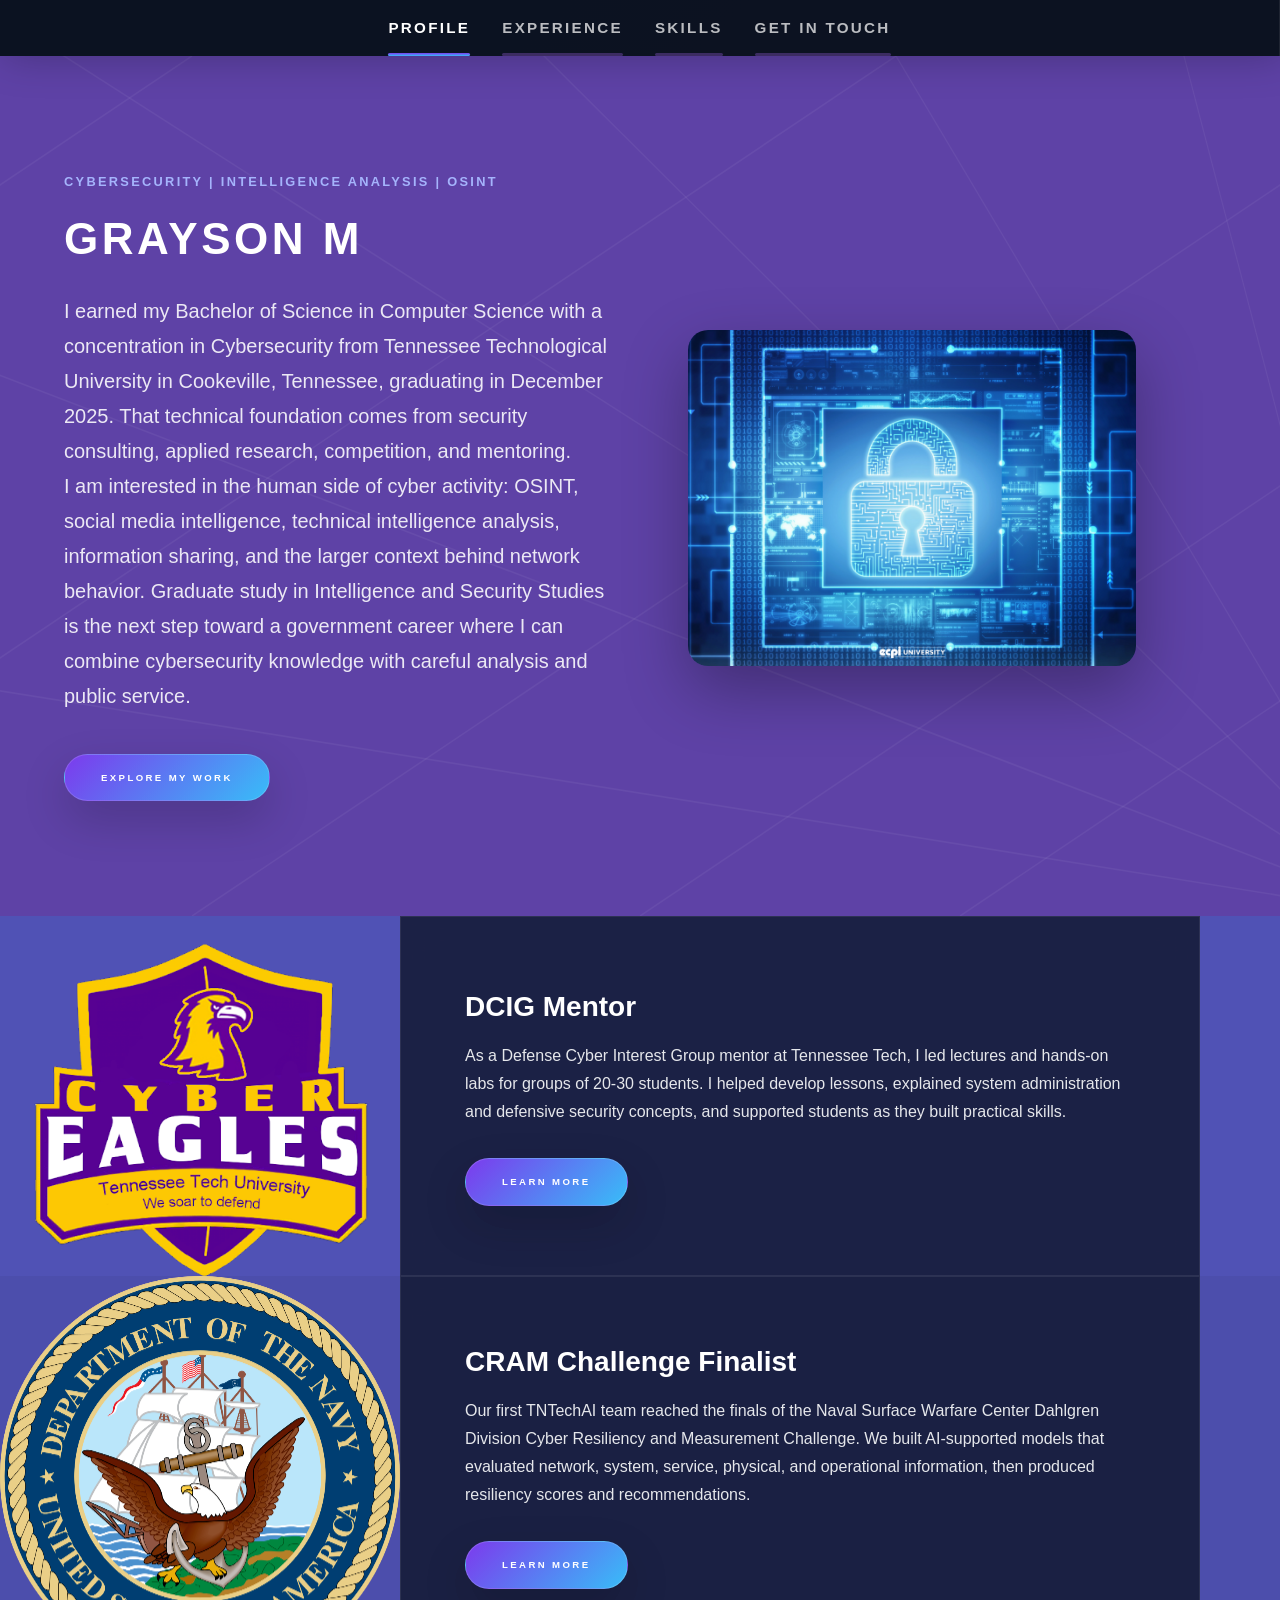
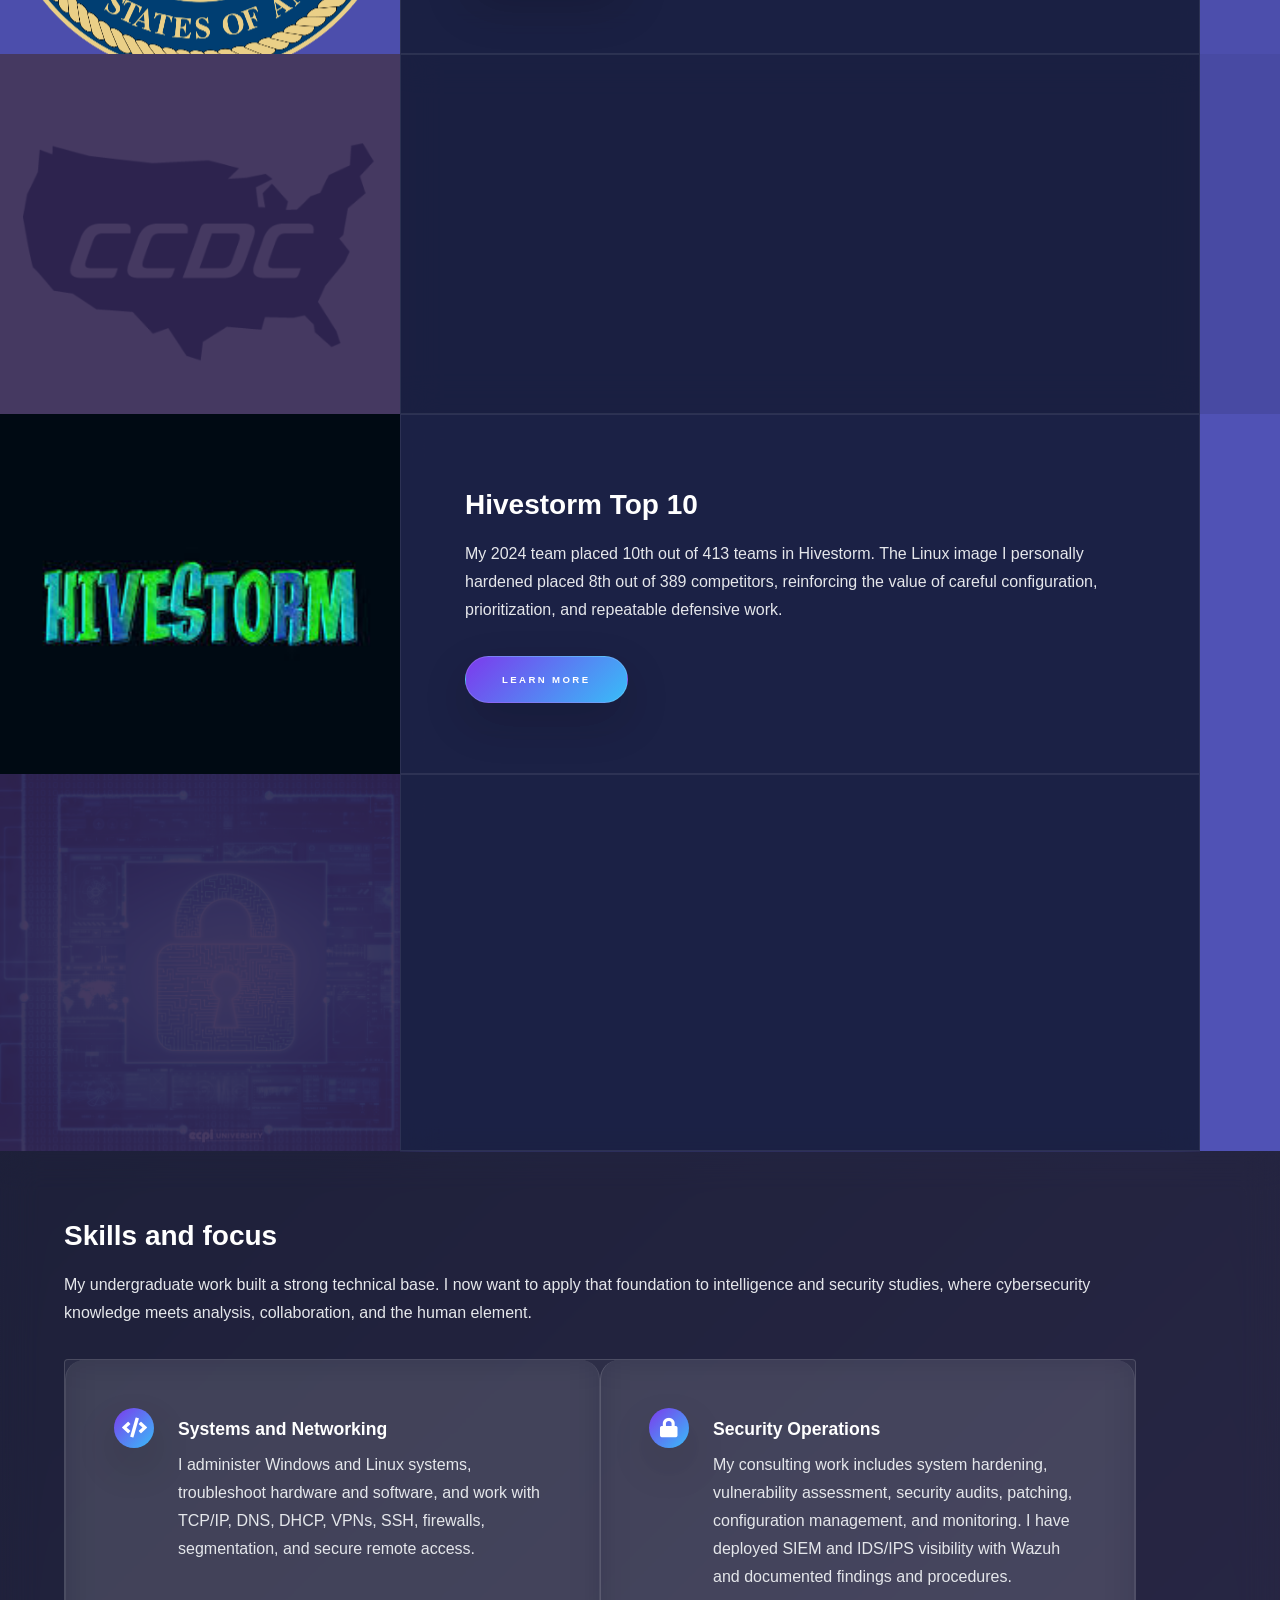
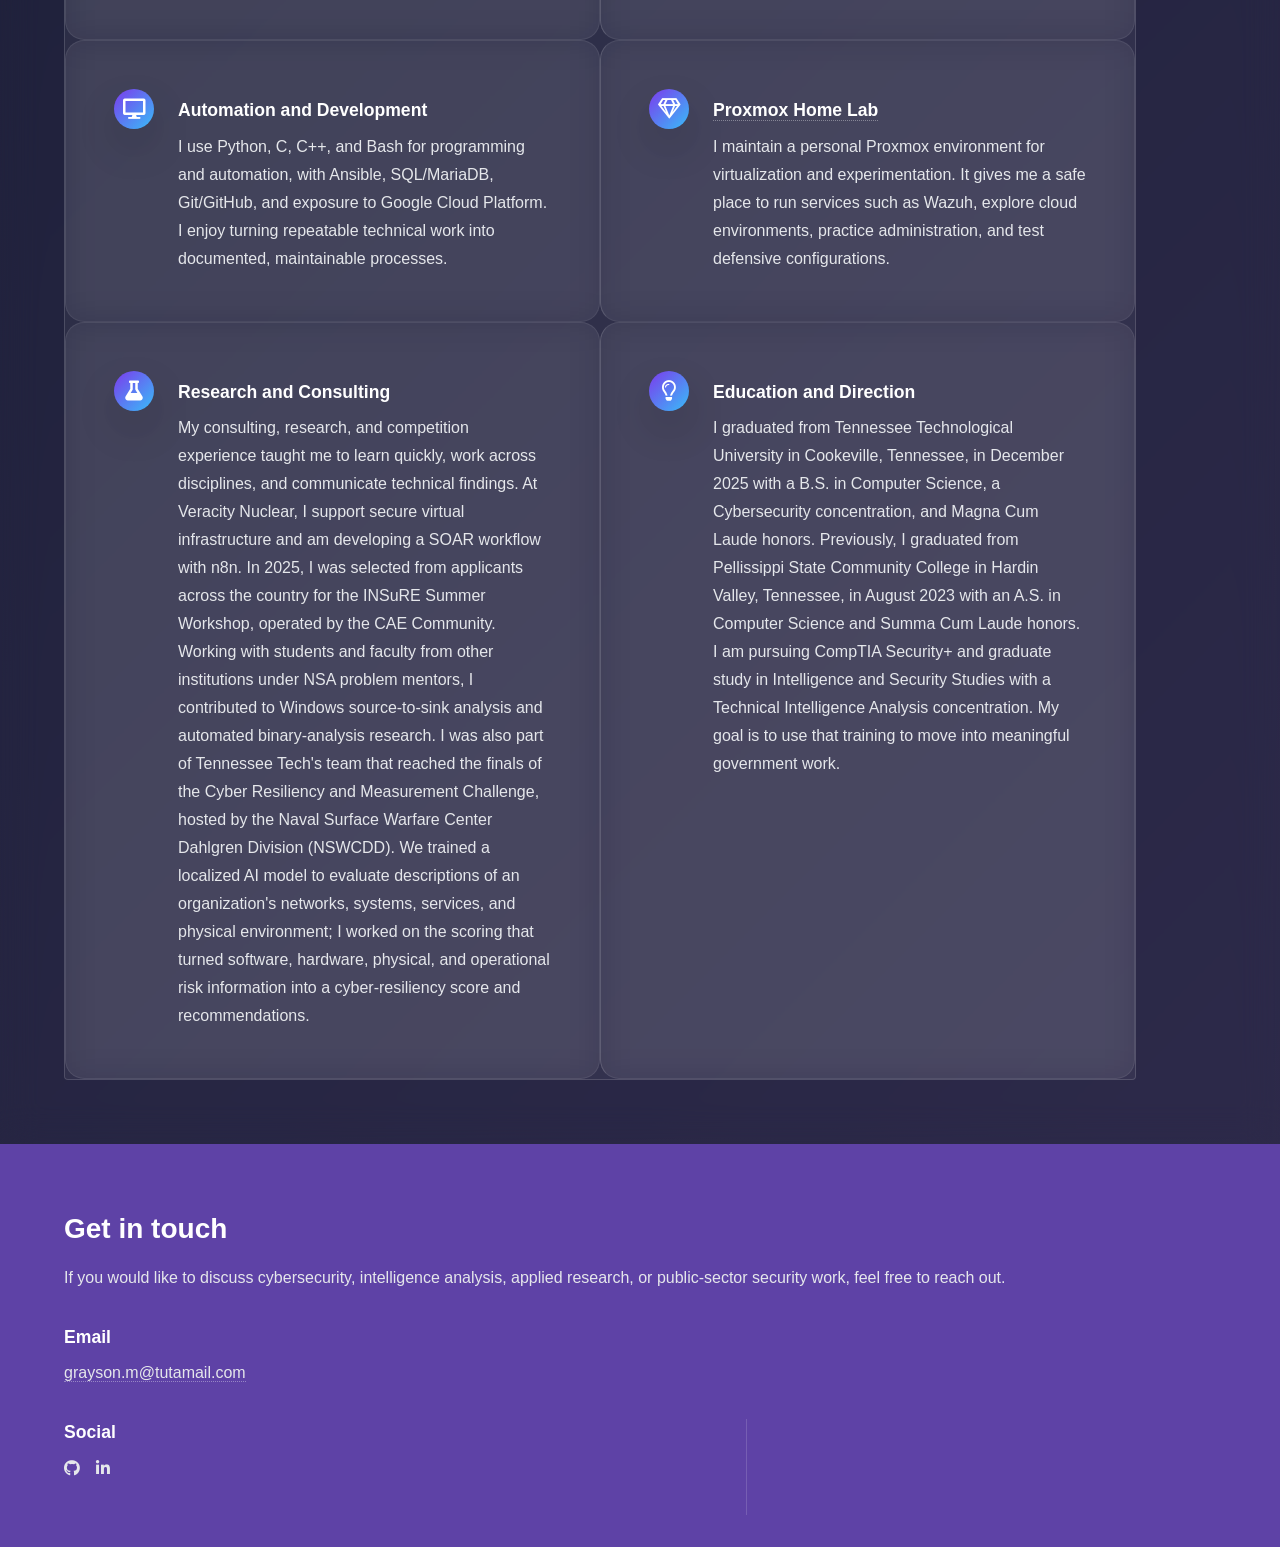
<file: index.html>
<!DOCTYPE HTML>
<!--
	Hyperspace by HTML5 UP
	html5up.net | @ajlkn
	Free for personal and commercial use under the CCA 3.0 license (html5up.net/license)
-->
<html>
	<head>
		<title>About Grayson M</title>
		<meta charset="utf-8" />
		<meta name="viewport" content="width=device-width, initial-scale=1, user-scalable=no" />
		<meta name="referrer" content="strict-origin-when-cross-origin" />
		<meta http-equiv="Content-Security-Policy" content="default-src 'self'; script-src 'self'; style-src 'self' 'unsafe-inline'; img-src 'self' data:; font-src 'self'; connect-src 'self'; object-src 'none'; base-uri 'self'; form-action 'self'" />
		<link rel="stylesheet" href="assets/css/main.css" />
		<noscript><link rel="stylesheet" href="assets/css/noscript.css" /></noscript>

	</head>
	<body class="is-preload">

		<!-- Sidebar -->
			<section id="sidebar">
				<div class="inner">
					<nav>
						<ul>
							<li><a href="#intro">Profile</a></li>
							<li><a href="#one">Experience</a></li>
							<li><a href="#two">Skills</a></li>
							<li><a href="#three">Get in touch</a></li>
						</ul>
					</nav>
				</div>
			</section>

		<!-- Wrapper -->
			<div id="wrapper">

				<!-- Intro -->
					<section id="intro" class="wrapper style1 fullscreen fade-up">
						<div class="inner">
							<div class="intro-grid">
								<div class="intro-copy">
									<p class="eyebrow">Cybersecurity | Intelligence Analysis | OSINT</p>
									<h1>Grayson M</h1>
									<p>I earned my Bachelor of Science in Computer Science with a concentration in Cybersecurity from Tennessee Technological University in Cookeville, Tennessee, graduating in December 2025. That technical foundation comes from security consulting, applied research, competition, and mentoring.</p>
									<p>I am interested in the human side of cyber activity: OSINT, social media intelligence, technical intelligence analysis, information sharing, and the larger context behind network behavior. Graduate study in Intelligence and Security Studies is the next step toward a government career where I can combine cybersecurity knowledge with careful analysis and public service.</p>
									<ul class="actions">
										<li><a href="#one" class="button scrolly">Explore my work</a></li>
									</ul>
								</div>
								<div class="intro-photo">
									<img src="images/drivencompsci.png" alt="Tennessee Technological University campus" />
								</div>
							</div>
						</div>
					</section>

				<!-- One -->
					<section id="one" class="wrapper style2 spotlights">
						<section>
							<a href="https://www.tntech.edu/engineering/programs/csc/cybereagles.php" class="image" target="_blank" rel="noopener noreferrer"><img src="images/cybereagles.png" alt="Tennessee Tech Cyber Eagles logo" data-position="center center" /></a>
							<div class="content">
								<div class="inner">
									<h2>DCIG Mentor</h2>
								<p>As a Defense Cyber Interest Group mentor at Tennessee Tech, I led lectures and hands-on labs for groups of 20-30 students. I helped develop lessons, explained system administration and defensive security concepts, and supported students as they built practical skills.
									</p>
									<ul class="actions">
										<li><a href="https://www.tntech.edu/engineering/programs/csc/cybereagles.php" target="_blank" rel="noopener noreferrer" class="button">Learn more</a></li>
									</ul>
								</div>
							</div>
						</section>
						<section>
							<a href="https://www.challenge.gov/?challenge=cyber-resiliency-and-measurement-challenge-cram" class="image" target="_blank" rel="noopener noreferrer"><img src="images/navsea.png" alt="Naval Surface Warfare Center Dahlgren Division logo" data-position="top center" /></a>
							<div class="content">
								<div class="inner">
									<h2>CRAM Challenge Finalist</h2>
								<p>Our first TNTechAI team reached the finals of the Naval Surface Warfare Center Dahlgren Division Cyber Resiliency and Measurement Challenge. We built AI-supported models that evaluated network, system, service, physical, and operational information, then produced resiliency scores and recommendations.
									</p>
									<ul class="actions">
										<li><a href="https://www.challenge.gov/?challenge=cyber-resiliency-and-measurement-challenge-cram" target="_blank" rel="noopener noreferrer" class="button">Learn more</a></li>
									</ul>
								</div>
							</div>
						</section>
						<section>
							<a href="https://www.nationalccdc.org/index.php/competition/about-ccdc/mission" class="image" target="_blank" rel="noopener noreferrer"><img src="images/media-2421327701.png" alt="Collegiate Cyber Defense Competition graphic" data-position="top center" /></a>
							<div class="content">
								<div class="inner">
									<h2>CCDC Alternate</h2>
								<p>I trained and competed as an alternate for Tennessee Tech's Collegiate Cyber Defense Competition team in 2024 and 2025. Preparation focused on defensive operations, incident response, and protecting systems that support critical services.
									</p>
									<ul class="actions">
										<li><a href="https://www.ccdc.io/" target="_blank" rel="noopener noreferrer" class="button">Learn more</a></li>
									</ul>
								</div>
							</div>
						</section>
						<section>
							<a href="https://www.hivestorm.org/" class="image" target="_blank" rel="noopener noreferrer"><img src="images/hivestorm.png" alt="Hivestorm competition logo" data-position="25% 25%" /></a>
							<div class="content">
								<div class="inner">
									<h2>Hivestorm Top 10</h2>
								<p>My 2024 team placed 10th out of 413 teams in Hivestorm. The Linux image I personally hardened placed 8th out of 389 competitors, reinforcing the value of careful configuration, prioritization, and repeatable defensive work.</p>
									<ul class="actions">
										<li><a href="https://www.hivestorm.org/" target="_blank" rel="noopener noreferrer" class="button">Learn more</a></li>
									</ul>
								</div>
							</div>
						</section>
						<section>
							<a href="https://www.tntech.edu/" class="image" target="_blank" rel="noopener noreferrer"><img src="images/drivencompsci.png" alt="Tennessee Technological University campus" data-position="25% 25%" /></a>
							<div class="content">
								<div class="inner">
									<h2>Education and Building</h2>
									<p>I earned an Associate of Science in Computer Science from Pellissippi State Community College in Hardin Valley, Tennessee, in August 2023 before completing my B.S. at Tennessee Tech. For the Bridging Hope capstone, I developed a full-stack calendar feature while coordinating with both my own team and a second team from another class.
									</p>
									<ul class="actions">
										<li><a href="#two" class="button scrolly">Learn more</a></li>
									</ul>
								</div>
							</div>
						</section>
					</section>

				<!-- Two -->
					<section id="two" class="wrapper style6 fade-up">
						<div class="inner">
						<h2>Skills and focus</h2>
						<p>My undergraduate work built a strong technical base. I now want to apply that foundation to intelligence and security studies, where cybersecurity knowledge meets analysis, collaboration, and the human element.</p>
							<div class="features">
								<section>
									<span class="icon solid major fa-code"></span>
									<h3>Systems and Networking</h3>
									<p>I administer Windows and Linux systems, troubleshoot hardware and software, and work with TCP/IP, DNS, DHCP, VPNs, SSH, firewalls, segmentation, and secure remote access.</p>
								</section>
								<section>
									<span class="icon solid major fa-lock"></span>
									<h3>Security Operations</h3>
									<p>My consulting work includes system hardening, vulnerability assessment, security audits, patching, configuration management, and monitoring. I have deployed SIEM and IDS/IPS visibility with Wazuh and documented findings and procedures.</p>
								</section>
								<section>
									<span class="icon solid major fa-desktop"></span>
									<h3>Automation and Development</h3>
									<p>I use Python, C, C++, and Bash for programming and automation, with Ansible, SQL/MariaDB, Git/GitHub, and exposure to Google Cloud Platform. I enjoy turning repeatable technical work into documented, maintainable processes.</p>
								</section>
							<!--	<section>
									<span class="icon solid major fa-cog"></span>
									<h3>Secure Settings</h3>
									<p>Phasellus convallis elit id ullam corper amet et pulvinar. Duis aliquam turpis mauris, sed ultricies erat dapibus.</p>
								</section>
								<section>
									<span class="icon solid major fa-link"></span>
									<h3>Urna quis bibendum</h3>
									<p>Phasellus convallis elit id ullam corper amet et pulvinar. Duis aliquam turpis mauris, sed ultricies erat dapibus.</p>
								</section> -->
								<section>
									<span class="icon major fa-gem"></span>
								<h3><a href="https://www.proxmox.com/en/" target="_blank" rel="noopener noreferrer">Proxmox Home Lab</a></h3>
								<p>I maintain a personal Proxmox environment for virtualization and experimentation. It gives me a safe place to run services such as Wazuh, explore cloud environments, practice administration, and test defensive configurations.</p>
								</section>
							<section>
								<span class="icon solid major fa-flask"></span>
								<h3>Research and Consulting</h3>
								<p>My consulting, research, and competition experience taught me to learn quickly, work across disciplines, and communicate technical findings. At Veracity Nuclear, I support secure virtual infrastructure and am developing a SOAR workflow with n8n. In 2025, I was selected from applicants across the country for the INSuRE Summer Workshop, operated by the CAE Community. Working with students and faculty from other institutions under NSA problem mentors, I contributed to Windows source-to-sink analysis and automated binary-analysis research. I was also part of Tennessee Tech's team that reached the finals of the Cyber Resiliency and Measurement Challenge, hosted by the Naval Surface Warfare Center Dahlgren Division (NSWCDD). We trained a localized AI model to evaluate descriptions of an organization's networks, systems, services, and physical environment; I worked on the scoring that turned software, hardware, physical, and operational risk information into a cyber-resiliency score and recommendations.</p>
								</section>
							<section>
								<span class="icon major fa-lightbulb"></span>
								<h3>Education and Direction</h3>
								<p>I graduated from Tennessee Technological University in Cookeville, Tennessee, in December 2025 with a B.S. in Computer Science, a Cybersecurity concentration, and Magna Cum Laude honors. Previously, I graduated from Pellissippi State Community College in Hardin Valley, Tennessee, in August 2023 with an A.S. in Computer Science and Summa Cum Laude honors. I am pursuing CompTIA Security+ and graduate study in Intelligence and Security Studies with a Technical Intelligence Analysis concentration. My goal is to use that training to move into meaningful government work.</p>
								</section>
							</div>
						</div>
					</section>

				<!-- Three -->
					<section id="three" class="wrapper style1 fade-up">
						<div class="inner">
							<h2>Get in touch</h2>
							<p>If you would like to discuss cybersecurity, intelligence analysis, applied research, or public-sector security work, feel free to reach out.</p>
							<ul class="contact">
								<li>
									<h3>Email</h3>
									<a href="mailto:grayson.m@tutamail.com">grayson.m@tutamail.com</a>
								</li>
							</ul>
							<div class="split style1">
								<section>
									<ul class="contact">
										<li>
											<h3>Social</h3>
											<ul class="icons">
											<!--	<li><a href="#" class="icon brands fa-twitter"><span class="label">Twitter</span></a></li> -->
														<li><a href="https://github.com/Graymos" class="icon brands fa-github" target="_blank" rel="noopener noreferrer"><span class="label">GitHub</span></a></li>
											<!--	<li><a href="#" class="icon brands fa-instagram"><span class="label">Instagram</span></a></li> -->
														<li><a href="https://www.linkedin.com/in/grayson-m-9a0a50275/" target="_blank" rel="noopener noreferrer" class="icon brands fa-linkedin-in"><span class="label">LinkedIn</span></a></li>

											</ul>
										</li>
									</ul>
								</section>
							</div>
						</div>
					</section>

			</div>

		<!-- Scripts -->
			<script src="assets/js/jquery.min.js"></script>
			<script src="assets/js/jquery.scrollex.min.js"></script>
			<script src="assets/js/jquery.scrolly.min.js"></script>
			<script src="assets/js/browser.min.js"></script>
			<script src="assets/js/breakpoints.min.js"></script>
			<script src="assets/js/util.js"></script>
			<script src="assets/js/main.js"></script>

	</body>
</html>
</file>
<file: assets/css/noscript.css>
/*
	Hyperspace by HTML5 UP
	html5up.net | @ajlkn
	Free for personal and commercial use under the CCA 3.0 license (html5up.net/license)
*/

/* Spotlights */

	.spotlights > section > .image:before {
		opacity: 0 !important;
	}

	.spotlights > section > .content > .inner {
		-moz-transform: none !important;
		-webkit-transform: none !important;
		-ms-transform: none !important;
		transform: none !important;
		opacity: 1 !important;
	}

/* Wrapper */

	.wrapper > .inner {
		opacity: 1 !important;
		-moz-transform: none !important;
		-webkit-transform: none !important;
		-ms-transform: none !important;
		transform: none !important;
	}

/* Sidebar */

	#sidebar > .inner {
		opacity: 1 !important;
	}

	#sidebar nav > ul > li {
		-moz-transform: none !important;
		-webkit-transform: none !important;
		-ms-transform: none !important;
		transform: none !important;
		opacity: 1 !important;
	}
</file>
<file: assets/css/main.css>
@import url(fontawesome-all.min.css);

/*
	Hyperspace by HTML5 UP
	html5up.net | @ajlkn
	Free for personal and commercial use under the CCA 3.0 license (html5up.net/license)
*/

html, body, div, span, applet, object,
iframe, h1, h2, h3, h4, h5, h6, p, blockquote,
pre, a, abbr, acronym, address, big, cite,
code, del, dfn, em, img, ins, kbd, q, s, samp,
small, strike, strong, sub, sup, tt, var, b,
u, i, center, dl, dt, dd, ol, ul, li, fieldset,
form, label, legend, table, caption, tbody,
tfoot, thead, tr, th, td, article, aside,
canvas, details, embed, figure, figcaption,
footer, header, hgroup, menu, nav, output, ruby,
section, summary, time, mark, audio, video {
	margin: 0;
	padding: 0;
	border: 0;
	font-size: 100%;
	font: inherit;
	vertical-align: baseline;}

article, aside, details, figcaption, figure,
footer, header, hgroup, menu, nav, section {
	display: block;}

body {
	line-height: 1;
}

ol, ul {
	list-style: none;
}

blockquote, q {
	quotes: none;
}

	blockquote:before, blockquote:after, q:before, q:after {
		content: '';
		content: none;
	}

table {
	border-collapse: collapse;
	border-spacing: 0;
}

body {
	-webkit-text-size-adjust: none;
}

mark {
	background-color: transparent;
	color: inherit;
}

input::-moz-focus-inner {
	border: 0;
	padding: 0;
}

input, select, textarea {
	-moz-appearance: none;
	-webkit-appearance: none;
	-ms-appearance: none;
	appearance: none;
}

/* Basic */

	@-ms-viewport {
		width: device-width;
	}

	body {
		-ms-overflow-style: scrollbar;
	}

	@media screen and (max-width: 480px) {

		html, body {
			min-width: 320px;
		}

	}

	html {
		box-sizing: border-box;
	}

	*, *:before, *:after {
		box-sizing: inherit;
	}

	body {
		background: #312450;
	}

		body.is-preload *, body.is-preload *:before, body.is-preload *:after {
			-moz-animation: none !important;
			-webkit-animation: none !important;
			-ms-animation: none !important;
			animation: none !important;
			-moz-transition: none !important;
			-webkit-transition: none !important;
			-ms-transition: none !important;
			transition: none !important;
		}

/* Type */

	body, input, select, textarea {
		color: rgba(255, 255, 255, 0.55);
		font-family: Arial, Helvetica, sans-serif;
		font-size: 16.5pt;
		font-weight: normal;
		line-height: 1.75;
	}

		@media screen and (max-width: 1680px) {

			body, input, select, textarea {
				font-size: 13pt;
			}

		}

		@media screen and (max-width: 1280px) {

			body, input, select, textarea {
				font-size: 12pt;
			}

		}

		@media screen and (max-width: 360px) {

			body, input, select, textarea {
				font-size: 11pt;
			}

		}

	a {
		-moz-transition: color 0.2s ease, border-bottom-color 0.2s ease;
		-webkit-transition: color 0.2s ease, border-bottom-color 0.2s ease;
		-ms-transition: color 0.2s ease, border-bottom-color 0.2s ease;
		transition: color 0.2s ease, border-bottom-color 0.2s ease;
		border-bottom: dotted 1px rgba(255, 255, 255, 0.35);
		color: inherit;
		text-decoration: none;
	}

		a:hover {
			border-bottom-color: transparent;
			color: #ffffff;
		}

	strong, b {
		color: #ffffff;
		font-weight: bold;
	}

	em, i {
		font-style: italic;
	}

	p {
		margin: 0 0 2em 0;
	}

	h1, h2, h3, h4, h5, h6 {
		color: #ffffff;
		font-weight: bold;
		line-height: 1.5;
		margin: 0 0 0.5em 0;
	}

		h1 a, h2 a, h3 a, h4 a, h5 a, h6 a {
			color: inherit;
			text-decoration: none;
		}

	h1 {
		font-size: 2.75em;
	}

		h1.major {
			margin: 0 0 1.3em 0;
			position: relative;
			padding-bottom: 0.35em;
		}

			h1.major:after {
				background-image: -moz-linear-gradient(to right, #5e42a6, #b74e91);
				background-image: -webkit-linear-gradient(to right, #5e42a6, #b74e91);
				background-image: -ms-linear-gradient(to right, #5e42a6, #b74e91);
				background-image: linear-gradient(to right, #5e42a6, #b74e91);
				-moz-transition: max-width 0.2s ease;
				-webkit-transition: max-width 0.2s ease;
				-ms-transition: max-width 0.2s ease;
				transition: max-width 0.2s ease;
				border-radius: 0.2em;
				bottom: 0;
				content: '';
				height: 0.05em;
				position: absolute;
				right: 0;
				width: 100%;
			}

	h2 {
		font-size: 1.75em;
	}

	h3 {
		font-size: 1.1em;
	}

	h4 {
		font-size: 1em;
	}

	h5 {
		font-size: 0.8em;
	}

	h6 {
		font-size: 0.6em;
	}

	@media screen and (max-width: 736px) {

		h1 {
			font-size: 2em;
		}

		h2 {
			font-size: 1.25em;
		}

		h3 {
			font-size: 1em;
		}

		h4 {
			font-size: 0.8em;
		}

		h5 {
			font-size: 0.6em;
		}

		h6 {
			font-size: 0.6em;
		}

	}

	sub {
		font-size: 0.8em;
		position: relative;
		top: 0.5em;
	}

	sup {
		font-size: 0.8em;
		position: relative;
		top: -0.5em;
	}

	blockquote {
		border-left: solid 4px rgba(255, 255, 255, 0.15);
		font-style: italic;
		margin: 0 0 2em 0;
		padding: 0.5em 0 0.5em 2em;
	}

	code {
		background: rgba(255, 255, 255, 0.05);
		border-radius: 0.25em;
		border: solid 1px rgba(255, 255, 255, 0.15);
		font-family: "Courier New", monospace;
		font-size: 0.9em;
		margin: 0 0.25em;
		padding: 0.25em 0.65em;
	}

	pre {
		-webkit-overflow-scrolling: touch;
		font-family: "Courier New", monospace;
		font-size: 0.9em;
		margin: 0 0 2em 0;
	}

		pre code {
			display: block;
			line-height: 1.75em;
			padding: 1em 1.5em;
			overflow-x: auto;
		}

	hr {
		border: 0;
		border-bottom: solid 1px rgba(255, 255, 255, 0.15);
		margin: 2em 0;
	}

		hr.major {
			margin: 3em 0;
		}

	.align-left {
		text-align: left;
	}

	.align-center {
		text-align: center;
	}

	.align-right {
		text-align: right;
	}

/* Row */

	.row {
		display: flex;
		flex-wrap: wrap;
		box-sizing: border-box;
		align-items: stretch;
	}

		.row > * {
			box-sizing: border-box;
		}

		.row.gtr-uniform > * > :last-child {
			margin-bottom: 0;
		}

		.row.aln-left {
			justify-content: flex-start;
		}

		.row.aln-center {
			justify-content: center;
		}

		.row.aln-right {
			justify-content: flex-end;
		}

		.row.aln-top {
			align-items: flex-start;
		}

		.row.aln-middle {
			align-items: center;
		}

		.row.aln-bottom {
			align-items: flex-end;
		}

		.row > .imp {
			order: -1;
		}

		.row > .col-1 {
			width: 8.33333%;
		}

		.row > .off-1 {
			margin-left: 8.33333%;
		}

		.row > .col-2 {
			width: 16.66667%;
		}

		.row > .off-2 {
			margin-left: 16.66667%;
		}

		.row > .col-3 {
			width: 25%;
		}

		.row > .off-3 {
			margin-left: 25%;
		}

		.row > .col-4 {
			width: 33.33333%;
		}

		.row > .off-4 {
			margin-left: 33.33333%;
		}

		.row > .col-5 {
			width: 41.66667%;
		}

		.row > .off-5 {
			margin-left: 41.66667%;
		}

		.row > .col-6 {
			width: 50%;
		}

		.row > .off-6 {
			margin-left: 50%;
		}

		.row > .col-7 {
			width: 58.33333%;
		}

		.row > .off-7 {
			margin-left: 58.33333%;
		}

		.row > .col-8 {
			width: 66.66667%;
		}

		.row > .off-8 {
			margin-left: 66.66667%;
		}

		.row > .col-9 {
			width: 75%;
		}

		.row > .off-9 {
			margin-left: 75%;
		}

		.row > .col-10 {
			width: 83.33333%;
		}

		.row > .off-10 {
			margin-left: 83.33333%;
		}

		.row > .col-11 {
			width: 91.66667%;
		}

		.row > .off-11 {
			margin-left: 91.66667%;
		}

		.row > .col-12 {
			width: 100%;
		}

		.row > .off-12 {
			margin-left: 100%;
		}

		.row.gtr-0 {
			margin-top: 0;
			margin-left: 0em;
		}

			.row.gtr-0 > * {
				padding: 0 0 0 0em;
			}

			.row.gtr-0.gtr-uniform {
				margin-top: 0em;
			}

				.row.gtr-0.gtr-uniform > * {
					padding-top: 0em;
				}

		.row.gtr-25 {
			margin-top: 0;
			margin-left: -0.375em;
		}

			.row.gtr-25 > * {
				padding: 0 0 0 0.375em;
			}

			.row.gtr-25.gtr-uniform {
				margin-top: -0.375em;
			}

				.row.gtr-25.gtr-uniform > * {
					padding-top: 0.375em;
				}

		.row.gtr-50 {
			margin-top: 0;
			margin-left: -0.75em;
		}

			.row.gtr-50 > * {
				padding: 0 0 0 0.75em;
			}

			.row.gtr-50.gtr-uniform {
				margin-top: -0.75em;
			}

				.row.gtr-50.gtr-uniform > * {
					padding-top: 0.75em;
				}

		.row {
			margin-top: 0;
			margin-left: -1.5em;
		}

			.row > * {
				padding: 0 0 0 1.5em;
			}

			.row.gtr-uniform {
				margin-top: -1.5em;
			}

				.row.gtr-uniform > * {
					padding-top: 1.5em;
				}

		.row.gtr-150 {
			margin-top: 0;
			margin-left: -2.25em;
		}

			.row.gtr-150 > * {
				padding: 0 0 0 2.25em;
			}

			.row.gtr-150.gtr-uniform {
				margin-top: -2.25em;
			}

				.row.gtr-150.gtr-uniform > * {
					padding-top: 2.25em;
				}

		.row.gtr-200 {
			margin-top: 0;
			margin-left: -3em;
		}

			.row.gtr-200 > * {
				padding: 0 0 0 3em;
			}

			.row.gtr-200.gtr-uniform {
				margin-top: -3em;
			}

				.row.gtr-200.gtr-uniform > * {
					padding-top: 3em;
				}

		@media screen and (max-width: 1680px) {

			.row {
				display: flex;
				flex-wrap: wrap;
				box-sizing: border-box;
				align-items: stretch;
			}

				.row > * {
					box-sizing: border-box;
				}

				.row.gtr-uniform > * > :last-child {
					margin-bottom: 0;
				}

				.row.aln-left {
					justify-content: flex-start;
				}

				.row.aln-center {
					justify-content: center;
				}

				.row.aln-right {
					justify-content: flex-end;
				}

				.row.aln-top {
					align-items: flex-start;
				}

				.row.aln-middle {
					align-items: center;
				}

				.row.aln-bottom {
					align-items: flex-end;
				}

				.row > .imp-xlarge {
					order: -1;
				}

				.row > .col-1-xlarge {
					width: 8.33333%;
				}

				.row > .off-1-xlarge {
					margin-left: 8.33333%;
				}

				.row > .col-2-xlarge {
					width: 16.66667%;
				}

				.row > .off-2-xlarge {
					margin-left: 16.66667%;
				}

				.row > .col-3-xlarge {
					width: 25%;
				}

				.row > .off-3-xlarge {
					margin-left: 25%;
				}

				.row > .col-4-xlarge {
					width: 33.33333%;
				}

				.row > .off-4-xlarge {
					margin-left: 33.33333%;
				}

				.row > .col-5-xlarge {
					width: 41.66667%;
				}

				.row > .off-5-xlarge {
					margin-left: 41.66667%;
				}

				.row > .col-6-xlarge {
					width: 50%;
				}

				.row > .off-6-xlarge {
					margin-left: 50%;
				}

				.row > .col-7-xlarge {
					width: 58.33333%;
				}

				.row > .off-7-xlarge {
					margin-left: 58.33333%;
				}

				.row > .col-8-xlarge {
					width: 66.66667%;
				}

				.row > .off-8-xlarge {
					margin-left: 66.66667%;
				}

				.row > .col-9-xlarge {
					width: 75%;
				}

				.row > .off-9-xlarge {
					margin-left: 75%;
				}

				.row > .col-10-xlarge {
					width: 83.33333%;
				}

				.row > .off-10-xlarge {
					margin-left: 83.33333%;
				}

				.row > .col-11-xlarge {
					width: 91.66667%;
				}

				.row > .off-11-xlarge {
					margin-left: 91.66667%;
				}

				.row > .col-12-xlarge {
					width: 100%;
				}

				.row > .off-12-xlarge {
					margin-left: 100%;
				}

				.row.gtr-0 {
					margin-top: 0;
					margin-left: 0em;
				}

					.row.gtr-0 > * {
						padding: 0 0 0 0em;
					}

					.row.gtr-0.gtr-uniform {
						margin-top: 0em;
					}

						.row.gtr-0.gtr-uniform > * {
							padding-top: 0em;
						}

				.row.gtr-25 {
					margin-top: 0;
					margin-left: -0.375em;
				}

					.row.gtr-25 > * {
						padding: 0 0 0 0.375em;
					}

					.row.gtr-25.gtr-uniform {
						margin-top: -0.375em;
					}

						.row.gtr-25.gtr-uniform > * {
							padding-top: 0.375em;
						}

				.row.gtr-50 {
					margin-top: 0;
					margin-left: -0.75em;
				}

					.row.gtr-50 > * {
						padding: 0 0 0 0.75em;
					}

					.row.gtr-50.gtr-uniform {
						margin-top: -0.75em;
					}

						.row.gtr-50.gtr-uniform > * {
							padding-top: 0.75em;
						}

				.row {
					margin-top: 0;
					margin-left: -1.5em;
				}

					.row > * {
						padding: 0 0 0 1.5em;
					}

					.row.gtr-uniform {
						margin-top: -1.5em;
					}

						.row.gtr-uniform > * {
							padding-top: 1.5em;
						}

				.row.gtr-150 {
					margin-top: 0;
					margin-left: -2.25em;
				}

					.row.gtr-150 > * {
						padding: 0 0 0 2.25em;
					}

					.row.gtr-150.gtr-uniform {
						margin-top: -2.25em;
					}

						.row.gtr-150.gtr-uniform > * {
							padding-top: 2.25em;
						}

				.row.gtr-200 {
					margin-top: 0;
					margin-left: -3em;
				}

					.row.gtr-200 > * {
						padding: 0 0 0 3em;
					}

					.row.gtr-200.gtr-uniform {
						margin-top: -3em;
					}

						.row.gtr-200.gtr-uniform > * {
							padding-top: 3em;
						}

		}

		@media screen and (max-width: 1280px) {

			.row {
				display: flex;
				flex-wrap: wrap;
				box-sizing: border-box;
				align-items: stretch;
			}

				.row > * {
					box-sizing: border-box;
				}

				.row.gtr-uniform > * > :last-child {
					margin-bottom: 0;
				}

				.row.aln-left {
					justify-content: flex-start;
				}

				.row.aln-center {
					justify-content: center;
				}

				.row.aln-right {
					justify-content: flex-end;
				}

				.row.aln-top {
					align-items: flex-start;
				}

				.row.aln-middle {
					align-items: center;
				}

				.row.aln-bottom {
					align-items: flex-end;
				}

				.row > .imp-large {
					order: -1;
				}

				.row > .col-1-large {
					width: 8.33333%;
				}

				.row > .off-1-large {
					margin-left: 8.33333%;
				}

				.row > .col-2-large {
					width: 16.66667%;
				}

				.row > .off-2-large {
					margin-left: 16.66667%;
				}

				.row > .col-3-large {
					width: 25%;
				}

				.row > .off-3-large {
					margin-left: 25%;
				}

				.row > .col-4-large {
					width: 33.33333%;
				}

				.row > .off-4-large {
					margin-left: 33.33333%;
				}

				.row > .col-5-large {
					width: 41.66667%;
				}

				.row > .off-5-large {
					margin-left: 41.66667%;
				}

				.row > .col-6-large {
					width: 50%;
				}

				.row > .off-6-large {
					margin-left: 50%;
				}

				.row > .col-7-large {
					width: 58.33333%;
				}

				.row > .off-7-large {
					margin-left: 58.33333%;
				}

				.row > .col-8-large {
					width: 66.66667%;
				}

				.row > .off-8-large {
					margin-left: 66.66667%;
				}

				.row > .col-9-large {
					width: 75%;
				}

				.row > .off-9-large {
					margin-left: 75%;
				}

				.row > .col-10-large {
					width: 83.33333%;
				}

				.row > .off-10-large {
					margin-left: 83.33333%;
				}

				.row > .col-11-large {
					width: 91.66667%;
				}

				.row > .off-11-large {
					margin-left: 91.66667%;
				}

				.row > .col-12-large {
					width: 100%;
				}

				.row > .off-12-large {
					margin-left: 100%;
				}

				.row.gtr-0 {
					margin-top: 0;
					margin-left: 0em;
				}

					.row.gtr-0 > * {
						padding: 0 0 0 0em;
					}

					.row.gtr-0.gtr-uniform {
						margin-top: 0em;
					}

						.row.gtr-0.gtr-uniform > * {
							padding-top: 0em;
						}

				.row.gtr-25 {
					margin-top: 0;
					margin-left: -0.375em;
				}

					.row.gtr-25 > * {
						padding: 0 0 0 0.375em;
					}

					.row.gtr-25.gtr-uniform {
						margin-top: -0.375em;
					}

						.row.gtr-25.gtr-uniform > * {
							padding-top: 0.375em;
						}

				.row.gtr-50 {
					margin-top: 0;
					margin-left: -0.75em;
				}

					.row.gtr-50 > * {
						padding: 0 0 0 0.75em;
					}

					.row.gtr-50.gtr-uniform {
						margin-top: -0.75em;
					}

						.row.gtr-50.gtr-uniform > * {
							padding-top: 0.75em;
						}

				.row {
					margin-top: 0;
					margin-left: -1.5em;
				}

					.row > * {
						padding: 0 0 0 1.5em;
					}

					.row.gtr-uniform {
						margin-top: -1.5em;
					}

						.row.gtr-uniform > * {
							padding-top: 1.5em;
						}

				.row.gtr-150 {
					margin-top: 0;
					margin-left: -2.25em;
				}

					.row.gtr-150 > * {
						padding: 0 0 0 2.25em;
					}

					.row.gtr-150.gtr-uniform {
						margin-top: -2.25em;
					}

						.row.gtr-150.gtr-uniform > * {
							padding-top: 2.25em;
						}

				.row.gtr-200 {
					margin-top: 0;
					margin-left: -3em;
				}

					.row.gtr-200 > * {
						padding: 0 0 0 3em;
					}

					.row.gtr-200.gtr-uniform {
						margin-top: -3em;
					}

						.row.gtr-200.gtr-uniform > * {
							padding-top: 3em;
						}

		}

		@media screen and (max-width: 980px) {

			.row {
				display: flex;
				flex-wrap: wrap;
				box-sizing: border-box;
				align-items: stretch;
			}

				.row > * {
					box-sizing: border-box;
				}

				.row.gtr-uniform > * > :last-child {
					margin-bottom: 0;
				}

				.row.aln-left {
					justify-content: flex-start;
				}

				.row.aln-center {
					justify-content: center;
				}

				.row.aln-right {
					justify-content: flex-end;
				}

				.row.aln-top {
					align-items: flex-start;
				}

				.row.aln-middle {
					align-items: center;
				}

				.row.aln-bottom {
					align-items: flex-end;
				}

				.row > .imp-medium {
					order: -1;
				}

				.row > .col-1-medium {
					width: 8.33333%;
				}

				.row > .off-1-medium {
					margin-left: 8.33333%;
				}

				.row > .col-2-medium {
					width: 16.66667%;
				}

				.row > .off-2-medium {
					margin-left: 16.66667%;
				}

				.row > .col-3-medium {
					width: 25%;
				}

				.row > .off-3-medium {
					margin-left: 25%;
				}

				.row > .col-4-medium {
					width: 33.33333%;
				}

				.row > .off-4-medium {
					margin-left: 33.33333%;
				}

				.row > .col-5-medium {
					width: 41.66667%;
				}

				.row > .off-5-medium {
					margin-left: 41.66667%;
				}

				.row > .col-6-medium {
					width: 50%;
				}

				.row > .off-6-medium {
					margin-left: 50%;
				}

				.row > .col-7-medium {
					width: 58.33333%;
				}

				.row > .off-7-medium {
					margin-left: 58.33333%;
				}

				.row > .col-8-medium {
					width: 66.66667%;
				}

				.row > .off-8-medium {
					margin-left: 66.66667%;
				}

				.row > .col-9-medium {
					width: 75%;
				}

				.row > .off-9-medium {
					margin-left: 75%;
				}

				.row > .col-10-medium {
					width: 83.33333%;
				}

				.row > .off-10-medium {
					margin-left: 83.33333%;
				}

				.row > .col-11-medium {
					width: 91.66667%;
				}

				.row > .off-11-medium {
					margin-left: 91.66667%;
				}

				.row > .col-12-medium {
					width: 100%;
				}

				.row > .off-12-medium {
					margin-left: 100%;
				}

				.row.gtr-0 {
					margin-top: 0;
					margin-left: 0em;
				}

					.row.gtr-0 > * {
						padding: 0 0 0 0em;
					}

					.row.gtr-0.gtr-uniform {
						margin-top: 0em;
					}

						.row.gtr-0.gtr-uniform > * {
							padding-top: 0em;
						}

				.row.gtr-25 {
					margin-top: 0;
					margin-left: -0.375em;
				}

					.row.gtr-25 > * {
						padding: 0 0 0 0.375em;
					}

					.row.gtr-25.gtr-uniform {
						margin-top: -0.375em;
					}

						.row.gtr-25.gtr-uniform > * {
							padding-top: 0.375em;
						}

				.row.gtr-50 {
					margin-top: 0;
					margin-left: -0.75em;
				}

					.row.gtr-50 > * {
						padding: 0 0 0 0.75em;
					}

					.row.gtr-50.gtr-uniform {
						margin-top: -0.75em;
					}

						.row.gtr-50.gtr-uniform > * {
							padding-top: 0.75em;
						}

				.row {
					margin-top: 0;
					margin-left: -1.5em;
				}

					.row > * {
						padding: 0 0 0 1.5em;
					}

					.row.gtr-uniform {
						margin-top: -1.5em;
					}

						.row.gtr-uniform > * {
							padding-top: 1.5em;
						}

				.row.gtr-150 {
					margin-top: 0;
					margin-left: -2.25em;
				}

					.row.gtr-150 > * {
						padding: 0 0 0 2.25em;
					}

					.row.gtr-150.gtr-uniform {
						margin-top: -2.25em;
					}

						.row.gtr-150.gtr-uniform > * {
							padding-top: 2.25em;
						}

				.row.gtr-200 {
					margin-top: 0;
					margin-left: -3em;
				}

					.row.gtr-200 > * {
						padding: 0 0 0 3em;
					}

					.row.gtr-200.gtr-uniform {
						margin-top: -3em;
					}

						.row.gtr-200.gtr-uniform > * {
							padding-top: 3em;
						}

		}

		@media screen and (max-width: 736px) {

			.row {
				display: flex;
				flex-wrap: wrap;
				box-sizing: border-box;
				align-items: stretch;
			}

				.row > * {
					box-sizing: border-box;
				}

				.row.gtr-uniform > * > :last-child {
					margin-bottom: 0;
				}

				.row.aln-left {
					justify-content: flex-start;
				}

				.row.aln-center {
					justify-content: center;
				}

				.row.aln-right {
					justify-content: flex-end;
				}

				.row.aln-top {
					align-items: flex-start;
				}

				.row.aln-middle {
					align-items: center;
				}

				.row.aln-bottom {
					align-items: flex-end;
				}

				.row > .imp-small {
					order: -1;
				}

				.row > .col-1-small {
					width: 8.33333%;
				}

				.row > .off-1-small {
					margin-left: 8.33333%;
				}

				.row > .col-2-small {
					width: 16.66667%;
				}

				.row > .off-2-small {
					margin-left: 16.66667%;
				}

				.row > .col-3-small {
					width: 25%;
				}

				.row > .off-3-small {
					margin-left: 25%;
				}

				.row > .col-4-small {
					width: 33.33333%;
				}

				.row > .off-4-small {
					margin-left: 33.33333%;
				}

				.row > .col-5-small {
					width: 41.66667%;
				}

				.row > .off-5-small {
					margin-left: 41.66667%;
				}

				.row > .col-6-small {
					width: 50%;
				}

				.row > .off-6-small {
					margin-left: 50%;
				}

				.row > .col-7-small {
					width: 58.33333%;
				}

				.row > .off-7-small {
					margin-left: 58.33333%;
				}

				.row > .col-8-small {
					width: 66.66667%;
				}

				.row > .off-8-small {
					margin-left: 66.66667%;
				}

				.row > .col-9-small {
					width: 75%;
				}

				.row > .off-9-small {
					margin-left: 75%;
				}

				.row > .col-10-small {
					width: 83.33333%;
				}

				.row > .off-10-small {
					margin-left: 83.33333%;
				}

				.row > .col-11-small {
					width: 91.66667%;
				}

				.row > .off-11-small {
					margin-left: 91.66667%;
				}

				.row > .col-12-small {
					width: 100%;
				}

				.row > .off-12-small {
					margin-left: 100%;
				}

				.row.gtr-0 {
					margin-top: 0;
					margin-left: 0em;
				}

					.row.gtr-0 > * {
						padding: 0 0 0 0em;
					}

					.row.gtr-0.gtr-uniform {
						margin-top: 0em;
					}

						.row.gtr-0.gtr-uniform > * {
							padding-top: 0em;
						}

				.row.gtr-25 {
					margin-top: 0;
					margin-left: -0.375em;
				}

					.row.gtr-25 > * {
						padding: 0 0 0 0.375em;
					}

					.row.gtr-25.gtr-uniform {
						margin-top: -0.375em;
					}

						.row.gtr-25.gtr-uniform > * {
							padding-top: 0.375em;
						}

				.row.gtr-50 {
					margin-top: 0;
					margin-left: -0.75em;
				}

					.row.gtr-50 > * {
						padding: 0 0 0 0.75em;
					}

					.row.gtr-50.gtr-uniform {
						margin-top: -0.75em;
					}

						.row.gtr-50.gtr-uniform > * {
							padding-top: 0.75em;
						}

				.row {
					margin-top: 0;
					margin-left: -1.5em;
				}

					.row > * {
						padding: 0 0 0 1.5em;
					}

					.row.gtr-uniform {
						margin-top: -1.5em;
					}

						.row.gtr-uniform > * {
							padding-top: 1.5em;
						}

				.row.gtr-150 {
					margin-top: 0;
					margin-left: -2.25em;
				}

					.row.gtr-150 > * {
						padding: 0 0 0 2.25em;
					}

					.row.gtr-150.gtr-uniform {
						margin-top: -2.25em;
					}

						.row.gtr-150.gtr-uniform > * {
							padding-top: 2.25em;
						}

				.row.gtr-200 {
					margin-top: 0;
					margin-left: -3em;
				}

					.row.gtr-200 > * {
						padding: 0 0 0 3em;
					}

					.row.gtr-200.gtr-uniform {
						margin-top: -3em;
					}

						.row.gtr-200.gtr-uniform > * {
							padding-top: 3em;
						}

		}

		@media screen and (max-width: 480px) {

			.row {
				display: flex;
				flex-wrap: wrap;
				box-sizing: border-box;
				align-items: stretch;
			}

				.row > * {
					box-sizing: border-box;
				}

				.row.gtr-uniform > * > :last-child {
					margin-bottom: 0;
				}

				.row.aln-left {
					justify-content: flex-start;
				}

				.row.aln-center {
					justify-content: center;
				}

				.row.aln-right {
					justify-content: flex-end;
				}

				.row.aln-top {
					align-items: flex-start;
				}

				.row.aln-middle {
					align-items: center;
				}

				.row.aln-bottom {
					align-items: flex-end;
				}

				.row > .imp-xsmall {
					order: -1;
				}

				.row > .col-1-xsmall {
					width: 8.33333%;
				}

				.row > .off-1-xsmall {
					margin-left: 8.33333%;
				}

				.row > .col-2-xsmall {
					width: 16.66667%;
				}

				.row > .off-2-xsmall {
					margin-left: 16.66667%;
				}

				.row > .col-3-xsmall {
					width: 25%;
				}

				.row > .off-3-xsmall {
					margin-left: 25%;
				}

				.row > .col-4-xsmall {
					width: 33.33333%;
				}

				.row > .off-4-xsmall {
					margin-left: 33.33333%;
				}

				.row > .col-5-xsmall {
					width: 41.66667%;
				}

				.row > .off-5-xsmall {
					margin-left: 41.66667%;
				}

				.row > .col-6-xsmall {
					width: 50%;
				}

				.row > .off-6-xsmall {
					margin-left: 50%;
				}

				.row > .col-7-xsmall {
					width: 58.33333%;
				}

				.row > .off-7-xsmall {
					margin-left: 58.33333%;
				}

				.row > .col-8-xsmall {
					width: 66.66667%;
				}

				.row > .off-8-xsmall {
					margin-left: 66.66667%;
				}

				.row > .col-9-xsmall {
					width: 75%;
				}

				.row > .off-9-xsmall {
					margin-left: 75%;
				}

				.row > .col-10-xsmall {
					width: 83.33333%;
				}

				.row > .off-10-xsmall {
					margin-left: 83.33333%;
				}

				.row > .col-11-xsmall {
					width: 91.66667%;
				}

				.row > .off-11-xsmall {
					margin-left: 91.66667%;
				}

				.row > .col-12-xsmall {
					width: 100%;
				}

				.row > .off-12-xsmall {
					margin-left: 100%;
				}

				.row.gtr-0 {
					margin-top: 0;
					margin-left: 0em;
				}

					.row.gtr-0 > * {
						padding: 0 0 0 0em;
					}

					.row.gtr-0.gtr-uniform {
						margin-top: 0em;
					}

						.row.gtr-0.gtr-uniform > * {
							padding-top: 0em;
						}

				.row.gtr-25 {
					margin-top: 0;
					margin-left: -0.375em;
				}

					.row.gtr-25 > * {
						padding: 0 0 0 0.375em;
					}

					.row.gtr-25.gtr-uniform {
						margin-top: -0.375em;
					}

						.row.gtr-25.gtr-uniform > * {
							padding-top: 0.375em;
						}

				.row.gtr-50 {
					margin-top: 0;
					margin-left: -0.75em;
				}

					.row.gtr-50 > * {
						padding: 0 0 0 0.75em;
					}

					.row.gtr-50.gtr-uniform {
						margin-top: -0.75em;
					}

						.row.gtr-50.gtr-uniform > * {
							padding-top: 0.75em;
						}

				.row {
					margin-top: 0;
					margin-left: -1.5em;
				}

					.row > * {
						padding: 0 0 0 1.5em;
					}

					.row.gtr-uniform {
						margin-top: -1.5em;
					}

						.row.gtr-uniform > * {
							padding-top: 1.5em;
						}

				.row.gtr-150 {
					margin-top: 0;
					margin-left: -2.25em;
				}

					.row.gtr-150 > * {
						padding: 0 0 0 2.25em;
					}

					.row.gtr-150.gtr-uniform {
						margin-top: -2.25em;
					}

						.row.gtr-150.gtr-uniform > * {
							padding-top: 2.25em;
						}

				.row.gtr-200 {
					margin-top: 0;
					margin-left: -3em;
				}

					.row.gtr-200 > * {
						padding: 0 0 0 3em;
					}

					.row.gtr-200.gtr-uniform {
						margin-top: -3em;
					}

						.row.gtr-200.gtr-uniform > * {
							padding-top: 3em;
						}

		}

/* Box */

	.box {
		border-radius: 0.25em;
		border: solid 1px rgba(255, 255, 255, 0.15);
		margin-bottom: 2em;
		padding: 1.5em;
	}

		.box > :last-child,
		.box > :last-child > :last-child,
		.box > :last-child > :last-child > :last-child {
			margin-bottom: 0;
		}

		.box.alt {
			border: 0;
			border-radius: 0;
			padding: 0;
		}

/* Button */

	input[type="submit"],
	input[type="reset"],
	input[type="button"],
	button,
	.button {
		-moz-appearance: none;
		-webkit-appearance: none;
		-ms-appearance: none;
		appearance: none;
		-moz-transition: border-color 0.2s ease;
		-webkit-transition: border-color 0.2s ease;
		-ms-transition: border-color 0.2s ease;
		transition: border-color 0.2s ease;
		background-color: transparent;
		border: solid 1px !important;
		border-color: rgba(255, 255, 255, 0.15) !important;
		border-radius: 3em;
		color: #ffffff !important;
		cursor: pointer;
		display: inline-block;
		font-size: 0.6em;
		font-weight: bold;
		height: calc(4.75em + 2px);
		letter-spacing: 0.25em;
		line-height: 4.75em;
		outline: 0;
		padding: 0 3.75em;
		position: relative;
		text-align: center;
		text-decoration: none;
		text-transform: uppercase;
		white-space: nowrap;
	}

		input[type="submit"]:after,
		input[type="reset"]:after,
		input[type="button"]:after,
		button:after,
		.button:after {
			-moz-transform: scale(0.25);
			-webkit-transform: scale(0.25);
			-ms-transform: scale(0.25);
			transform: scale(0.25);
			pointer-events: none;
			-moz-transition: opacity 0.2s ease, -moz-transform 0.2s ease;
			-webkit-transition: opacity 0.2s ease, -webkit-transform 0.2s ease;
			-ms-transition: opacity 0.2s ease, -ms-transform 0.2s ease;
			transition: opacity 0.2s ease, transform 0.2s ease;
			background: #ffffff;
			border-radius: 3em;
			content: '';
			height: 100%;
			left: 0;
			opacity: 0;
			position: absolute;
			top: 0;
			width: 100%;
		}

		input[type="submit"].icon:before,
		input[type="reset"].icon:before,
		input[type="button"].icon:before,
		button.icon:before,
		.button.icon:before {
			margin-right: 0.75em;
		}

		input[type="submit"].fit,
		input[type="reset"].fit,
		input[type="button"].fit,
		button.fit,
		.button.fit {
			width: 100%;
		}

		input[type="submit"].small,
		input[type="reset"].small,
		input[type="button"].small,
		button.small,
		.button.small {
			font-size: 0.4em;
		}

		input[type="submit"].large,
		input[type="reset"].large,
		input[type="button"].large,
		button.large,
		.button.large {
			font-size: 0.8em;
		}

		input[type="submit"].primary,
		input[type="reset"].primary,
		input[type="button"].primary,
		button.primary,
		.button.primary {
			background-color: #ffffff;
			color: #312450 !important;
		}

			input[type="submit"].primary:after,
			input[type="reset"].primary:after,
			input[type="button"].primary:after,
			button.primary:after,
			.button.primary:after {
				display: none;
			}

		input[type="submit"].disabled, input[type="submit"]:disabled,
		input[type="reset"].disabled,
		input[type="reset"]:disabled,
		input[type="button"].disabled,
		input[type="button"]:disabled,
		button.disabled,
		button:disabled,
		.button.disabled,
		.button:disabled {
			cursor: default;
			opacity: 0.5;
			pointer-events: none;
		}

		input[type="submit"]:hover,
		input[type="reset"]:hover,
		input[type="button"]:hover,
		button:hover,
		.button:hover {
			border-color: rgba(255, 255, 255, 0.55) !important;
		}

			input[type="submit"]:hover:after,
			input[type="reset"]:hover:after,
			input[type="button"]:hover:after,
			button:hover:after,
			.button:hover:after {
				opacity: 0.05;
				-moz-transform: scale(1);
				-webkit-transform: scale(1);
				-ms-transform: scale(1);
				transform: scale(1);
			}

			input[type="submit"]:hover:active,
			input[type="reset"]:hover:active,
			input[type="button"]:hover:active,
			button:hover:active,
			.button:hover:active {
				border-color: #ffffff !important;
			}

				input[type="submit"]:hover:active:after,
				input[type="reset"]:hover:active:after,
				input[type="button"]:hover:active:after,
				button:hover:active:after,
				.button:hover:active:after {
					opacity: 0.1;
				}

/* Features */

	.features {
		display: -moz-flex;
		display: -webkit-flex;
		display: -ms-flex;
		display: flex;
		-moz-flex-wrap: wrap;
		-webkit-flex-wrap: wrap;
		-ms-flex-wrap: wrap;
		flex-wrap: wrap;
		border-radius: 0.25em;
		border: solid 1px rgba(255, 255, 255, 0.15);
		background: rgba(255, 255, 255, 0.05);
		margin: 0 0 2em 0;
	}

		.features section {
			padding: 3.5em 3em 1em 7em ;
			width: 50%;
			border-top: solid 1px rgba(255, 255, 255, 0.15);
			position: relative;
		}

			.features section:nth-child(-n + 2) {
				border-top-width: 0;
			}

			.features section:nth-child(2n) {
				border-left: solid 1px rgba(255, 255, 255, 0.15);
			}

			.features section .icon {
				-moz-transition: opacity 0.5s ease, -moz-transform 0.5s ease;
				-webkit-transition: opacity 0.5s ease, -webkit-transform 0.5s ease;
				-ms-transition: opacity 0.5s ease, -ms-transform 0.5s ease;
				transition: opacity 0.5s ease, transform 0.5s ease;
				-moz-transition-delay: 1s;
				-webkit-transition-delay: 1s;
				-ms-transition-delay: 1s;
				transition-delay: 1s;
				-moz-transform: scale(1);
				-webkit-transform: scale(1);
				-ms-transform: scale(1);
				transform: scale(1);
				position: absolute;
				left: 3em;
				top: 3em;
				opacity: 1;
			}

			.features section:nth-child(1) .icon {
				-moz-transition-delay: 0.15s;
				-webkit-transition-delay: 0.15s;
				-ms-transition-delay: 0.15s;
				transition-delay: 0.15s;
			}

			.features section:nth-child(2) .icon {
				-moz-transition-delay: 0.3s;
				-webkit-transition-delay: 0.3s;
				-ms-transition-delay: 0.3s;
				transition-delay: 0.3s;
			}

			.features section:nth-child(3) .icon {
				-moz-transition-delay: 0.45s;
				-webkit-transition-delay: 0.45s;
				-ms-transition-delay: 0.45s;
				transition-delay: 0.45s;
			}

			.features section:nth-child(4) .icon {
				-moz-transition-delay: 0.6s;
				-webkit-transition-delay: 0.6s;
				-ms-transition-delay: 0.6s;
				transition-delay: 0.6s;
			}

			.features section:nth-child(5) .icon {
				-moz-transition-delay: 0.75s;
				-webkit-transition-delay: 0.75s;
				-ms-transition-delay: 0.75s;
				transition-delay: 0.75s;
			}

			.features section:nth-child(6) .icon {
				-moz-transition-delay: 0.9s;
				-webkit-transition-delay: 0.9s;
				-ms-transition-delay: 0.9s;
				transition-delay: 0.9s;
			}

			.features section:nth-child(7) .icon {
				-moz-transition-delay: 1.05s;
				-webkit-transition-delay: 1.05s;
				-ms-transition-delay: 1.05s;
				transition-delay: 1.05s;
			}

			.features section:nth-child(8) .icon {
				-moz-transition-delay: 1.2s;
				-webkit-transition-delay: 1.2s;
				-ms-transition-delay: 1.2s;
				transition-delay: 1.2s;
			}

			.features section:nth-child(9) .icon {
				-moz-transition-delay: 1.35s;
				-webkit-transition-delay: 1.35s;
				-ms-transition-delay: 1.35s;
				transition-delay: 1.35s;
			}

			.features section:nth-child(10) .icon {
				-moz-transition-delay: 1.5s;
				-webkit-transition-delay: 1.5s;
				-ms-transition-delay: 1.5s;
				transition-delay: 1.5s;
			}

			.features section:nth-child(11) .icon {
				-moz-transition-delay: 1.65s;
				-webkit-transition-delay: 1.65s;
				-ms-transition-delay: 1.65s;
				transition-delay: 1.65s;
			}

			.features section:nth-child(12) .icon {
				-moz-transition-delay: 1.8s;
				-webkit-transition-delay: 1.8s;
				-ms-transition-delay: 1.8s;
				transition-delay: 1.8s;
			}

			.features section:nth-child(13) .icon {
				-moz-transition-delay: 1.95s;
				-webkit-transition-delay: 1.95s;
				-ms-transition-delay: 1.95s;
				transition-delay: 1.95s;
			}

			.features section:nth-child(14) .icon {
				-moz-transition-delay: 2.1s;
				-webkit-transition-delay: 2.1s;
				-ms-transition-delay: 2.1s;
				transition-delay: 2.1s;
			}

			.features section:nth-child(15) .icon {
				-moz-transition-delay: 2.25s;
				-webkit-transition-delay: 2.25s;
				-ms-transition-delay: 2.25s;
				transition-delay: 2.25s;
			}

			.features section:nth-child(16) .icon {
				-moz-transition-delay: 2.4s;
				-webkit-transition-delay: 2.4s;
				-ms-transition-delay: 2.4s;
				transition-delay: 2.4s;
			}

			.features section:nth-child(17) .icon {
				-moz-transition-delay: 2.55s;
				-webkit-transition-delay: 2.55s;
				-ms-transition-delay: 2.55s;
				transition-delay: 2.55s;
			}

			.features section:nth-child(18) .icon {
				-moz-transition-delay: 2.7s;
				-webkit-transition-delay: 2.7s;
				-ms-transition-delay: 2.7s;
				transition-delay: 2.7s;
			}

			.features section:nth-child(19) .icon {
				-moz-transition-delay: 2.85s;
				-webkit-transition-delay: 2.85s;
				-ms-transition-delay: 2.85s;
				transition-delay: 2.85s;
			}

			.features section:nth-child(20) .icon {
				-moz-transition-delay: 3s;
				-webkit-transition-delay: 3s;
				-ms-transition-delay: 3s;
				transition-delay: 3s;
			}

		.features.inactive section .icon {
			-moz-transform: scale(0.5);
			-webkit-transform: scale(0.5);
			-ms-transform: scale(0.5);
			transform: scale(0.5);
			opacity: 0;
		}

		@media screen and (max-width: 980px) {

			.features {
				display: block;
			}

				.features section {
					border-top-width: 1px !important;
					border-left-width: 0 !important;
					width: 100%;
				}

					.features section:first-child {
						border-top-width: 0 !important;
					}

		}

		@media screen and (max-width: 736px) {

			.features section {
				padding: 2.5em 1.5em 0.1em 5.5em ;
			}

				.features section .icon {
					left: 1.5em;
					top: 2em;
				}

		}

		@media screen and (max-width: 480px) {

			.features section {
				padding: 2em 1.5em 0.1em 1.5em ;
			}

				.features section .icon {
					left: 0;
					position: relative;
					top: 0;
				}

		}

/* Form */

	form {
		margin: 0 0 2em 0;
	}

		form > :last-child {
			margin-bottom: 0;
		}

		form > .fields {
			display: -moz-flex;
			display: -webkit-flex;
			display: -ms-flex;
			display: flex;
			-moz-flex-wrap: wrap;
			-webkit-flex-wrap: wrap;
			-ms-flex-wrap: wrap;
			flex-wrap: wrap;
			width: calc(100% + 3em);
			margin: -1.5em 0 2em -1.5em;
		}

			form > .fields > .field {
				-moz-flex-grow: 0;
				-webkit-flex-grow: 0;
				-ms-flex-grow: 0;
				flex-grow: 0;
				-moz-flex-shrink: 0;
				-webkit-flex-shrink: 0;
				-ms-flex-shrink: 0;
				flex-shrink: 0;
				padding: 1.5em 0 0 1.5em;
				width: calc(100% - 1.5em);
			}

				form > .fields > .field.half {
					width: calc(50% - 0.75em);
				}

				form > .fields > .field.third {
					width: calc(100%/3 - 0.5em);
				}

				form > .fields > .field.quarter {
					width: calc(25% - 0.375em);
				}

		@media screen and (max-width: 480px) {

			form > .fields {
				width: calc(100% + 3em);
				margin: -1.5em 0 2em -1.5em;
			}

				form > .fields > .field {
					padding: 1.5em 0 0 1.5em;
					width: calc(100% - 1.5em);
				}

					form > .fields > .field.half {
						width: calc(100% - 1.5em);
					}

					form > .fields > .field.third {
						width: calc(100% - 1.5em);
					}

					form > .fields > .field.quarter {
						width: calc(100% - 1.5em);
					}

		}

	label {
		color: #ffffff;
		font-weight: bold;
		line-height: 1.5;
		margin: 0 0 0.7em 0;
		display: block;
		font-size: 1.1em;
	}

	input[type="text"],
	input[type="password"],
	input[type="email"],
	input[type="tel"],
	select,
	textarea {
		-moz-appearance: none;
		-webkit-appearance: none;
		-ms-appearance: none;
		appearance: none;
		background: rgba(255, 255, 255, 0.05);
		border-radius: 0.25em;
		border: none;
		border: solid 1px rgba(255, 255, 255, 0.15);
		color: inherit;
		display: block;
		outline: 0;
		padding: 0 1em;
		text-decoration: none;
		width: 100%;
	}

		input[type="text"]:invalid,
		input[type="password"]:invalid,
		input[type="email"]:invalid,
		input[type="tel"]:invalid,
		select:invalid,
		textarea:invalid {
			box-shadow: none;
		}

		input[type="text"]:focus,
		input[type="password"]:focus,
		input[type="email"]:focus,
		input[type="tel"]:focus,
		select:focus,
		textarea:focus {
			border-color: #ffffff;
			box-shadow: 0 0 0 1px #ffffff;
		}

	select {
		background-image: url("data:image/svg+xml;charset=utf8,%3Csvg xmlns='http://www.w3.org/2000/svg' width='40' height='40' preserveAspectRatio='none' viewBox='0 0 40 40'%3E%3Cpath d='M9.4,12.3l10.4,10.4l10.4-10.4c0.2-0.2,0.5-0.4,0.9-0.4c0.3,0,0.6,0.1,0.9,0.4l3.3,3.3c0.2,0.2,0.4,0.5,0.4,0.9 c0,0.4-0.1,0.6-0.4,0.9L20.7,31.9c-0.2,0.2-0.5,0.4-0.9,0.4c-0.3,0-0.6-0.1-0.9-0.4L4.3,17.3c-0.2-0.2-0.4-0.5-0.4-0.9 c0-0.4,0.1-0.6,0.4-0.9l3.3-3.3c0.2-0.2,0.5-0.4,0.9-0.4S9.1,12.1,9.4,12.3z' fill='rgba(255, 255, 255, 0.15)' /%3E%3C/svg%3E");
		background-size: 1.25rem;
		background-repeat: no-repeat;
		background-position: calc(100% - 1rem) center;
		height: 2.75em;
		padding-right: 2.75em;
		text-overflow: ellipsis;
	}

		select option {
			color: #ffffff;
			background: #312450;
		}

		select:focus::-ms-value {
			background-color: transparent;
		}

		select::-ms-expand {
			display: none;
		}

	input[type="text"],
	input[type="password"],
	input[type="email"],
	select {
		height: 2.75em;
	}

	textarea {
		padding: 0.75em 1em;
	}

		body.is-ie textarea {
			min-height: 10em;
		}

	input[type="checkbox"],
	input[type="radio"] {
		-moz-appearance: none;
		-webkit-appearance: none;
		-ms-appearance: none;
		appearance: none;
		display: block;
		float: left;
		margin-right: -2em;
		opacity: 0;
		width: 1em;
		z-index: -1;
	}

		input[type="checkbox"] + label,
		input[type="radio"] + label {
			text-decoration: none;
			color: rgba(255, 255, 255, 0.55);
			cursor: pointer;
			display: inline-block;
			font-size: 1em;
			font-weight: normal;
			padding-left: 2.4em;
			padding-right: 0.75em;
			position: relative;
		}

			input[type="checkbox"] + label:before,
			input[type="radio"] + label:before {
				-moz-osx-font-smoothing: grayscale;
				-webkit-font-smoothing: antialiased;
				display: inline-block;
				font-style: normal;
				font-variant: normal;
				text-rendering: auto;
				line-height: 1;
				text-transform: none !important;
				font-family: 'Font Awesome 5 Free';
				font-weight: 900;
			}

			input[type="checkbox"] + label:before,
			input[type="radio"] + label:before {
				background: rgba(255, 255, 255, 0.05);
				border-radius: 0.25em;
				border: solid 1px rgba(255, 255, 255, 0.15);
				content: '';
				display: inline-block;
				font-size: 0.8em;
				height: 2.0625em;
				left: 0;
				line-height: 2.0625em;
				position: absolute;
				text-align: center;
				top: 0;
				width: 2.0625em;
			}

		input[type="checkbox"]:checked + label:before,
		input[type="radio"]:checked + label:before {
			background: #ffffff;
			border-color: #ffffff;
			color: #b74e91;
			content: '\f00c';
		}

		input[type="checkbox"]:focus + label:before,
		input[type="radio"]:focus + label:before {
			border-color: #ffffff;
			box-shadow: 0 0 0 1px #ffffff;
		}

	input[type="checkbox"] + label:before {
		border-radius: 0.25em;
	}

	input[type="radio"] + label:before {
		border-radius: 100%;
	}

	::-webkit-input-placeholder {
		color: rgba(255, 255, 255, 0.35) !important;
		opacity: 1.0;
	}

	:-moz-placeholder {
		color: rgba(255, 255, 255, 0.35) !important;
		opacity: 1.0;
	}

	::-moz-placeholder {
		color: rgba(255, 255, 255, 0.35) !important;
		opacity: 1.0;
	}

	:-ms-input-placeholder {
		color: rgba(255, 255, 255, 0.35) !important;
		opacity: 1.0;
	}

/* Icon */

	.icon {
		text-decoration: none;
		border-bottom: none;
		position: relative;
	}

		.icon:before {
			-moz-osx-font-smoothing: grayscale;
			-webkit-font-smoothing: antialiased;
			display: inline-block;
			font-style: normal;
			font-variant: normal;
			text-rendering: auto;
			line-height: 1;
			text-transform: none !important;
			font-family: 'Font Awesome 5 Free';
			font-weight: 400;
		}

		.icon > .label {
			display: none;
		}

		.icon:before {
			line-height: inherit;
		}

		.icon.solid:before {
			font-weight: 900;
		}

		.icon.brands:before {
			font-family: 'Font Awesome 5 Brands';
		}

		.icon.major {
			width: 2.5em;
			height: 2.5em;
			display: block;
			background: #ffffff;
			border-radius: 100%;
			color: #312450;
			text-align: center;
			line-height: 2.5em;
			margin: 0 0 1.3em 0;
		}

			.icon.major:before {
				font-size: 1.25em;
			}

				.wrapper.style1 .icon.major:before {
					color: #5e42a6;
				}

				.wrapper.style1-alt .icon.major:before {
					color: #493382;
				}

				.wrapper.style2 .icon.major:before {
					color: #5052b5;
				}

				.wrapper.style2-alt .icon.major:before {
					color: #3e4094;
				}

				.wrapper.style3 .icon.major:before {
					color: #b74e91;
				}

				.wrapper.style3-alt .icon.major:before {
					color: #953d75;
				}

/* Image */

	.image {
		border-radius: 0.25em;
		border: 0;
		display: inline-block;
		position: relative;
	}

		.image img {
			border-radius: 0.25em;
			display: block;
		}

		.image.left, .image.right {
			max-width: 40%;
		}

			.image.left img, .image.right img {
				width: 100%;
			}

		.image.left {
			float: left;
			margin: 0 1.5em 1em 0;
			top: 0.25em;
		}

		.image.right {
			float: right;
			margin: 0 0 1em 1.5em;
			top: 0.25em;
		}

		.image.fit {
			display: block;
			margin: 0 0 2em 0;
			width: 100%;
		}

			.image.fit img {
				width: 100%;
			}

		.image.main {
			display: block;
			margin: 0 0 3em 0;
			width: 100%;
		}

			.image.main img {
				width: 100%;
			}

/* List */

	ol {
		list-style: decimal;
		margin: 0 0 2em 0;
		padding-left: 1.25em;
	}

		ol li {
			padding-left: 0.25em;
		}

	ul {
		list-style: disc;
		margin: 0 0 2em 0;
		padding-left: 1em;
	}

		ul li {
			padding-left: 0.5em;
		}

		ul.alt {
			list-style: none;
			padding-left: 0;
		}

			ul.alt li {
				border-top: solid 1px rgba(255, 255, 255, 0.15);
				padding: 0.5em 0;
			}

				ul.alt li:first-child {
					border-top: 0;
					padding-top: 0;
				}

	dl {
		margin: 0 0 2em 0;
	}

		dl dt {
			display: block;
			font-weight: bold;
			margin: 0 0 1em 0;
		}

		dl dd {
			margin-left: 2em;
		}

/* Actions */

	ul.actions {
		display: -moz-flex;
		display: -webkit-flex;
		display: -ms-flex;
		display: flex;
		cursor: default;
		list-style: none;
		margin-left: -1em;
		padding-left: 0;
	}

		ul.actions li {
			padding: 0 0 0 1em;
			vertical-align: middle;
		}

		ul.actions.special {
			-moz-justify-content: center;
			-webkit-justify-content: center;
			-ms-justify-content: center;
			justify-content: center;
			width: 100%;
			margin-left: 0;
		}

			ul.actions.special li:first-child {
				padding-left: 0;
			}

		ul.actions.stacked {
			-moz-flex-direction: column;
			-webkit-flex-direction: column;
			-ms-flex-direction: column;
			flex-direction: column;
			margin-left: 0;
		}

			ul.actions.stacked li {
				padding: 1.3em 0 0 0;
			}

				ul.actions.stacked li:first-child {
					padding-top: 0;
				}

		ul.actions.fit {
			width: calc(100% + 1em);
		}

			ul.actions.fit li {
				-moz-flex-grow: 1;
				-webkit-flex-grow: 1;
				-ms-flex-grow: 1;
				flex-grow: 1;
				-moz-flex-shrink: 1;
				-webkit-flex-shrink: 1;
				-ms-flex-shrink: 1;
				flex-shrink: 1;
				width: 100%;
			}

				ul.actions.fit li > * {
					width: 100%;
				}

			ul.actions.fit.stacked {
				width: 100%;
			}

		@media screen and (max-width: 480px) {

			ul.actions:not(.fixed) {
				-moz-flex-direction: column;
				-webkit-flex-direction: column;
				-ms-flex-direction: column;
				flex-direction: column;
				margin-left: 0;
				width: 100% !important;
			}

				ul.actions:not(.fixed) li {
					-moz-flex-grow: 1;
					-webkit-flex-grow: 1;
					-ms-flex-grow: 1;
					flex-grow: 1;
					-moz-flex-shrink: 1;
					-webkit-flex-shrink: 1;
					-ms-flex-shrink: 1;
					flex-shrink: 1;
					padding: 1em 0 0 0;
					text-align: center;
					width: 100%;
				}

					ul.actions:not(.fixed) li > * {
						width: 100%;
					}

					ul.actions:not(.fixed) li:first-child {
						padding-top: 0;
					}

					ul.actions:not(.fixed) li input[type="submit"],
					ul.actions:not(.fixed) li input[type="reset"],
					ul.actions:not(.fixed) li input[type="button"],
					ul.actions:not(.fixed) li button,
					ul.actions:not(.fixed) li .button {
						width: 100%;
					}

						ul.actions:not(.fixed) li input[type="submit"].icon:before,
						ul.actions:not(.fixed) li input[type="reset"].icon:before,
						ul.actions:not(.fixed) li input[type="button"].icon:before,
						ul.actions:not(.fixed) li button.icon:before,
						ul.actions:not(.fixed) li .button.icon:before {
							margin-left: -0.5rem;
						}

		}

/* Contact */

	ul.contact {
		list-style: none;
		padding: 0;
	}

		ul.contact > li {
			padding: 0;
			margin: 1.5em 0 0 0;
		}

			ul.contact > li:first-child {
				margin-top: 0;
			}

/* Icons */

	ul.icons {
		cursor: default;
		list-style: none;
		padding-left: 0;
	}

		ul.icons li {
			display: inline-block;
			padding: 0 0.75em 0 0;
		}

			ul.icons li:last-child {
				padding-right: 0;
			}

			ul.icons li > a, ul.icons li > span {
				border: 0;
			}

				ul.icons li > a .label, ul.icons li > span .label {
					display: none;
				}

/* Menu */

	ul.menu {
		list-style: none;
		padding: 0;
	}

		ul.menu > li {
			border-left: solid 1px rgba(255, 255, 255, 0.15);
			display: inline-block;
			line-height: 1;
			margin-left: 1.5em;
			padding: 0 0 0 1.5em;
		}

			ul.menu > li:first-child {
				border-left: 0;
				margin: 0;
				padding-left: 0;
			}

		@media screen and (max-width: 480px) {

			ul.menu > li {
				border-left: 0;
				display: block;
				line-height: inherit;
				margin: 0.5em 0 0 0;
				padding-left: 0;
			}

		}

/* Section/Article */

	section.special, article.special {
		text-align: center;
	}

	header p {
		color: rgba(255, 255, 255, 0.35);
		position: relative;
		margin: 0 0 1.5em 0;
	}

	header h2 + p {
		font-size: 1.25em;
		margin-top: -1em;
		line-height: 1.5em;
	}

	header h3 + p {
		font-size: 1.1em;
		margin-top: -0.8em;
		line-height: 1.5em;
	}

	header h4 + p,
	header h5 + p,
	header h6 + p {
		font-size: 0.9em;
		margin-top: -0.6em;
		line-height: 1.5em;
	}

/* Split */

	.split {
		display: -moz-flex;
		display: -webkit-flex;
		display: -ms-flex;
		display: flex;
	}

		.split > * {
			width: calc(50% - 2.5em);
		}

		.split > :nth-child(2n - 1) {
			padding-right: 2.5em;
			border-right: solid 1px rgba(255, 255, 255, 0.15);
		}

		.split > :nth-child(2n) {
			padding-left: 2.5em;
		}

		.split.style1 > :nth-child(2n - 1) {
			width: calc(66.66666% - 2.5em);
		}

		.split.style1 > :nth-child(2n) {
			width: calc(33.33333% - 2.5em);
		}

		@media screen and (max-width: 1680px) {

			.split > * {
				width: calc(50% - 2em);
			}

			.split > :nth-child(2n - 1) {
				padding-right: 2em;
			}

			.split > :nth-child(2n) {
				padding-left: 2em;
			}

			.split.style1 > :nth-child(2n - 1) {
				width: calc(66.66666% - 2em);
			}

			.split.style1 > :nth-child(2n) {
				width: calc(33.33333% - 2em);
			}

		}

		@media screen and (max-width: 980px) {

			.split {
				display: block;
			}

				.split > * {
					border-top: solid 1px rgba(255, 255, 255, 0.15);
					margin: 4em 0 0 0;
					padding: 4em 0 0 0;
					width: 100% !important;
				}

				.split > :nth-child(2n - 1) {
					border-right: 0;
					padding-right: 0;
				}

				.split > :nth-child(2n) {
					padding-left: 0;
				}

				.split > :first-child {
					border-top: 0;
					margin-top: 0;
					padding-top: 0;
				}

		}

		@media screen and (max-width: 736px) {

			.split > * {
				margin: 3em 0 0 0;
				padding: 3em 0 0 0;
			}

		}

/* Spotlights */

	.spotlights > section {
		display: -moz-flex;
		display: -webkit-flex;
		display: -ms-flex;
		display: flex;
		-moz-flex-direction: row;
		-webkit-flex-direction: row;
		-ms-flex-direction: row;
		flex-direction: row;
		min-height: 22.5em;
	}

		body.is-ie .spotlights > section {
			min-height: 0;
		}

		.spotlights > section > .image {
			background-position: center center;
			background-size: cover;
			border-radius: 0;
			display: block;
			position: relative;
			width: 25em;
		}

			.spotlights > section > .image img {
				border-radius: 0;
				display: block;
			}

			.spotlights > section > .image:before {
				-moz-transition: opacity 1s ease;
				-webkit-transition: opacity 1s ease;
				-ms-transition: opacity 1s ease;
				transition: opacity 1s ease;
				background: rgba(49, 36, 80, 0.9);
				content: '';
				display: block;
				height: 100%;
				left: 0;
				opacity: 0;
				position: absolute;
				top: 0;
				width: 100%;
			}

		.spotlights > section > .content {
			padding: 4em 5em 2em 5em ;
			display: -moz-flex;
			display: -webkit-flex;
			display: -ms-flex;
			display: flex;
			-moz-flex-direction: column;
			-webkit-flex-direction: column;
			-ms-flex-direction: column;
			flex-direction: column;
			-moz-justify-content: center;
			-webkit-justify-content: center;
			-ms-justify-content: center;
			justify-content: center;
			width: 50em;
			-ms-flex: 1;
		}

			.spotlights > section > .content > .inner {
				-moz-transform: translateX(0) translateY(0);
				-webkit-transform: translateX(0) translateY(0);
				-ms-transform: translateX(0) translateY(0);
				transform: translateX(0) translateY(0);
				-moz-transition: opacity 1s ease, -moz-transform 1s ease;
				-webkit-transition: opacity 1s ease, -webkit-transform 1s ease;
				-ms-transition: opacity 1s ease, -ms-transform 1s ease;
				transition: opacity 1s ease, transform 1s ease;
				opacity: 1;
			}

		.spotlights > section:nth-child(2) {
			background-color: rgba(0, 0, 0, 0.05);
		}

		.spotlights > section:nth-child(3) {
			background-color: rgba(0, 0, 0, 0.1);
		}

		.spotlights > section.inactive > .image:before,
		body.is-preload .spotlights > section > .image:before {
			opacity: 1;
		}

		.spotlights > section.inactive > .content > .inner,
		body.is-preload .spotlights > section > .content > .inner {
			-moz-transform: translateX(-1em);
			-webkit-transform: translateX(-1em);
			-ms-transform: translateX(-1em);
			transform: translateX(-1em);
			opacity: 0;
		}

		@media screen and (max-width: 1680px) {

			.spotlights > section > .content {
				padding: 4em 4em 2em 4em ;
			}

		}

		@media screen and (max-width: 980px) {

			.spotlights > section {
				display: block;
			}

				.spotlights > section > .image {
					width: 100%;
					height: 50vh;
				}

				.spotlights > section > .content {
					width: 100%;
				}

				.spotlights > section.inactive > .content > .inner,
				body.is-preload .spotlights > section > .content > .inner {
					-moz-transform: translateY(1em);
					-webkit-transform: translateY(1em);
					-ms-transform: translateY(1em);
					transform: translateY(1em);
				}

		}

		@media screen and (max-width: 736px) {

			.spotlights > section > .image {
				height: 50vh;
				min-height: 15em;
			}

			.spotlights > section > .content {
				padding: 3em 2em 1em 2em ;
			}

		}

/* Table */

	.table-wrapper {
		-webkit-overflow-scrolling: touch;
		overflow-x: auto;
	}

	table {
		margin: 0 0 2em 0;
		width: 100%;
	}

		table tbody tr {
			border: solid 1px rgba(255, 255, 255, 0.15);
			border-left: 0;
			border-right: 0;
		}

			table tbody tr:nth-child(2n + 1) {
				background-color: rgba(255, 255, 255, 0.05);
			}

		table td {
			padding: 0.75em 0.75em;
		}

		table th {
			color: #ffffff;
			font-size: 1em;
			font-weight: bold;
			padding: 0 0.75em 0.75em 0.75em;
			text-align: left;
		}

		table thead {
			border-bottom: solid 2px rgba(255, 255, 255, 0.15);
		}

		table tfoot {
			border-top: solid 2px rgba(255, 255, 255, 0.15);
		}

		table.alt {
			border-collapse: separate;
		}

			table.alt tbody tr td {
				border: solid 1px rgba(255, 255, 255, 0.15);
				border-left-width: 0;
				border-top-width: 0;
			}

				table.alt tbody tr td:first-child {
					border-left-width: 1px;
				}

			table.alt tbody tr:first-child td {
				border-top-width: 1px;
			}

			table.alt thead {
				border-bottom: 0;
			}

			table.alt tfoot {
				border-top: 0;
			}

/* Wrapper */

	.wrapper {
		position: relative;
	}

		.wrapper > .inner {
			padding: 5em 5em 3em 5em ;
			max-width: 100%;
			width: 75em;
		}

			@media screen and (max-width: 1680px) {

				.wrapper > .inner {
					padding: 4em 4em 2em 4em ;
				}

			}

			@media screen and (max-width: 1280px) {

				.wrapper > .inner {
					width: 100%;
				}

			}

			@media screen and (max-width: 736px) {

				.wrapper > .inner {
					padding: 3em 2em 1em 2em ;
				}

			}

		.wrapper.alt {
			background-color: #261c3e;
		}

		.wrapper.style1 {
			background-color: #5e42a6;
		}

		.wrapper.style1-alt {
			background-color: #493382;
		}

		.wrapper.style2 {
			background-color: #5052b5;
		}

		.wrapper.style2-alt {
			background-color: #3e4094;
		}

		.wrapper.style3 {
			background-color: #b74e91;
		}

		.wrapper.style3-alt {
			background-color: #953d75;
		}

		.wrapper.fullscreen {
			display: -moz-flex;
			display: -webkit-flex;
			display: -ms-flex;
			display: flex;
			-moz-flex-direction: column;
			-webkit-flex-direction: column;
			-ms-flex-direction: column;
			flex-direction: column;
			-moz-justify-content: center;
			-webkit-justify-content: center;
			-ms-justify-content: center;
			justify-content: center;
			min-height: 100vh;
		}

			body.is-ie .wrapper.fullscreen {
				height: 100vh;
			}

			@media screen and (max-width: 1280px) {

				.wrapper.fullscreen {
					min-height: calc(100vh - 2.5em);
				}

					body.is-ie .wrapper.fullscreen {
						height: calc(100vh - 2.5em);
					}

			}

			@media screen and (max-width: 736px) {

				.wrapper.fullscreen {
					padding: 2em 0;
					min-height: 0;
				}

					body.is-ie .wrapper.fullscreen {
						height: auto;
					}

			}

		.wrapper.fade-up > .inner {
			-moz-transform: translateY(0);
			-webkit-transform: translateY(0);
			-ms-transform: translateY(0);
			transform: translateY(0);
			-moz-transition: opacity 1s ease, -moz-transform 1s ease;
			-webkit-transition: opacity 1s ease, -webkit-transform 1s ease;
			-ms-transition: opacity 1s ease, -ms-transform 1s ease;
			transition: opacity 1s ease, transform 1s ease;
			opacity: 1.0;
		}

		.wrapper.fade-up.inactive > .inner,
		body.is-preload .wrapper.fade-up > .inner {
			opacity: 0;
			-moz-transform: translateY(1em);
			-webkit-transform: translateY(1em);
			-ms-transform: translateY(1em);
			transform: translateY(1em);
		}

		.wrapper.fade-down > .inner {
			-moz-transform: translateY(0);
			-webkit-transform: translateY(0);
			-ms-transform: translateY(0);
			transform: translateY(0);
			-moz-transition: opacity 1s ease, -moz-transform 1s ease;
			-webkit-transition: opacity 1s ease, -webkit-transform 1s ease;
			-ms-transition: opacity 1s ease, -ms-transform 1s ease;
			transition: opacity 1s ease, transform 1s ease;
			opacity: 1.0;
		}

		.wrapper.fade-down.inactive > .inner,
		body.is-preload .wrapper.fade-down > .inner {
			opacity: 0;
			-moz-transform: translateY(-1em);
			-webkit-transform: translateY(-1em);
			-ms-transform: translateY(-1em);
			transform: translateY(-1em);
		}

		.wrapper.fade > .inner {
			-moz-transition: opacity 1s ease;
			-webkit-transition: opacity 1s ease;
			-ms-transition: opacity 1s ease;
			transition: opacity 1s ease;
			opacity: 1.0;
		}

		.wrapper.fade.inactive > .inner,
		body.is-preload .wrapper.fade > .inner {
			opacity: 0;
		}

/* Header */

	#header {
		display: -moz-flex;
		display: -webkit-flex;
		display: -ms-flex;
		display: flex;
		background-color: #5e42a6;
		cursor: default;
		padding: 1.75em 2em;
	}

		#header > .title {
			border: 0;
			color: #ffffff;
			display: block;
			font-size: 1.25em;
			font-weight: bold;
		}

		#header > nav {
			-moz-flex: 1;
			-webkit-flex: 1;
			-ms-flex: 1;
			flex: 1;
			text-align: right;
		}

			#header > nav > ul {
				margin: 0;
				padding: 0;
			}

				#header > nav > ul > li {
					display: inline-block;
					margin-left: 1.75em;
					padding: 0;
					vertical-align: middle;
				}

					#header > nav > ul > li:first-child {
						margin-left: 0;
					}

					#header > nav > ul > li a {
						border: 0;
						color: rgba(255, 255, 255, 0.35);
						display: inline-block;
						font-size: 0.6em;
						font-weight: bold;
						letter-spacing: 0.25em;
						text-transform: uppercase;
					}

						#header > nav > ul > li a:hover {
							color: rgba(255, 255, 255, 0.55);
						}

						#header > nav > ul > li a.active {
							color: #ffffff;
						}

		@media screen and (max-width: 736px) {

			#header {
				padding: 1em 2em;
			}

		}

		@media screen and (max-width: 480px) {

			#header {
				display: block;
				padding: 0 2em;
				text-align: left;
			}

				#header .title {
					font-size: 1.25em;
					padding: 1em 0;
				}

				#header > nav {
					border-top: solid 1px rgba(255, 255, 255, 0.15);
					text-align: inherit;
				}

					#header > nav > ul > li {
						margin-left: 1.5em;
					}

						#header > nav > ul > li a {
							height: 6em;
							line-height: 6em;
						}

		}

/* Wrapper (main) */

	#sidebar + #wrapper {
		margin-left: 18em;
	}

		@media screen and (max-width: 1280px) {

			#sidebar + #wrapper {
				margin-left: 0;
				padding-top: 3.5em;
			}

		}

		@media screen and (max-width: 736px) {

			#sidebar + #wrapper {
				padding-top: 0;
			}

		}

	#header + #wrapper > .wrapper > .inner {
		margin: 0 auto;
	}

/* Footer */

	#sidebar + #wrapper + #footer {
		margin-left: 18em;
	}

		@media screen and (max-width: 1280px) {

			#sidebar + #wrapper + #footer {
				margin-left: 0;
			}

		}

	#footer > .inner a {
		border-bottom-color: rgba(255, 255, 255, 0.15);
	}

		#footer > .inner a:hover {
			border-bottom-color: transparent;
		}

	#footer > .inner .menu {
		font-size: 0.8em;
		color: rgba(255, 255, 255, 0.15);
	}

	#header + #wrapper + #footer > .inner {
		margin: 0 auto;
	}

/* Sidebar */

	#sidebar {
		padding: 2.5em 2.5em 0.5em 2.5em ;
		background: #312450;
		cursor: default;
		height: 100vh;
		left: 0;
		overflow-x: hidden;
		overflow-y: auto;
		position: fixed;
		text-align: right;
		top: 0;
		width: 18em;
		z-index: 10000;
	}

		#sidebar > .inner {
			display: -moz-flex;
			display: -webkit-flex;
			display: -ms-flex;
			display: flex;
			-moz-flex-direction: column;
			-webkit-flex-direction: column;
			-ms-flex-direction: column;
			flex-direction: column;
			-moz-justify-content: center;
			-webkit-justify-content: center;
			-ms-justify-content: center;
			justify-content: center;
			-moz-transform: translateY(0);
			-webkit-transform: translateY(0);
			-ms-transform: translateY(0);
			transform: translateY(0);
			-moz-transition: opacity 1s ease;
			-webkit-transition: opacity 1s ease;
			-ms-transition: opacity 1s ease;
			transition: opacity 1s ease;
			min-height: 100%;
			opacity: 1;
			width: 100%;
		}

			body.is-ie #sidebar > .inner {
				height: 100%;
			}

		#sidebar nav > ul {
			list-style: none;
			padding: 0;
		}

			#sidebar nav > ul > li {
				-moz-transform: translateY(0);
				-webkit-transform: translateY(0);
				-ms-transform: translateY(0);
				transform: translateY(0);
				-moz-transition: opacity 0.15s ease, -moz-transform 0.75s ease;
				-webkit-transition: opacity 0.15s ease, -webkit-transform 0.75s ease;
				-ms-transition: opacity 0.15s ease, -ms-transform 0.75s ease;
				transition: opacity 0.15s ease, transform 0.75s ease;
				margin: 1.5em 0 0 0;
				opacity: 1;
				padding: 0;
				position: relative;
			}

				#sidebar nav > ul > li:first-child {
					margin: 0;
				}

				#sidebar nav > ul > li:nth-child(1) {
					-moz-transition-delay: 0.45s;
					-webkit-transition-delay: 0.45s;
					-ms-transition-delay: 0.45s;
					transition-delay: 0.45s;
				}

				#sidebar nav > ul > li:nth-child(2) {
					-moz-transition-delay: 0.65s;
					-webkit-transition-delay: 0.65s;
					-ms-transition-delay: 0.65s;
					transition-delay: 0.65s;
				}

				#sidebar nav > ul > li:nth-child(3) {
					-moz-transition-delay: 0.85s;
					-webkit-transition-delay: 0.85s;
					-ms-transition-delay: 0.85s;
					transition-delay: 0.85s;
				}

				#sidebar nav > ul > li:nth-child(4) {
					-moz-transition-delay: 1.05s;
					-webkit-transition-delay: 1.05s;
					-ms-transition-delay: 1.05s;
					transition-delay: 1.05s;
				}

				#sidebar nav > ul > li:nth-child(5) {
					-moz-transition-delay: 1.25s;
					-webkit-transition-delay: 1.25s;
					-ms-transition-delay: 1.25s;
					transition-delay: 1.25s;
				}

				#sidebar nav > ul > li:nth-child(6) {
					-moz-transition-delay: 1.45s;
					-webkit-transition-delay: 1.45s;
					-ms-transition-delay: 1.45s;
					transition-delay: 1.45s;
				}

				#sidebar nav > ul > li:nth-child(7) {
					-moz-transition-delay: 1.65s;
					-webkit-transition-delay: 1.65s;
					-ms-transition-delay: 1.65s;
					transition-delay: 1.65s;
				}

				#sidebar nav > ul > li:nth-child(8) {
					-moz-transition-delay: 1.85s;
					-webkit-transition-delay: 1.85s;
					-ms-transition-delay: 1.85s;
					transition-delay: 1.85s;
				}

				#sidebar nav > ul > li:nth-child(9) {
					-moz-transition-delay: 2.05s;
					-webkit-transition-delay: 2.05s;
					-ms-transition-delay: 2.05s;
					transition-delay: 2.05s;
				}

				#sidebar nav > ul > li:nth-child(10) {
					-moz-transition-delay: 2.25s;
					-webkit-transition-delay: 2.25s;
					-ms-transition-delay: 2.25s;
					transition-delay: 2.25s;
				}

				#sidebar nav > ul > li:nth-child(11) {
					-moz-transition-delay: 2.45s;
					-webkit-transition-delay: 2.45s;
					-ms-transition-delay: 2.45s;
					transition-delay: 2.45s;
				}

				#sidebar nav > ul > li:nth-child(12) {
					-moz-transition-delay: 2.65s;
					-webkit-transition-delay: 2.65s;
					-ms-transition-delay: 2.65s;
					transition-delay: 2.65s;
				}

				#sidebar nav > ul > li:nth-child(13) {
					-moz-transition-delay: 2.85s;
					-webkit-transition-delay: 2.85s;
					-ms-transition-delay: 2.85s;
					transition-delay: 2.85s;
				}

				#sidebar nav > ul > li:nth-child(14) {
					-moz-transition-delay: 3.05s;
					-webkit-transition-delay: 3.05s;
					-ms-transition-delay: 3.05s;
					transition-delay: 3.05s;
				}

				#sidebar nav > ul > li:nth-child(15) {
					-moz-transition-delay: 3.25s;
					-webkit-transition-delay: 3.25s;
					-ms-transition-delay: 3.25s;
					transition-delay: 3.25s;
				}

				#sidebar nav > ul > li:nth-child(16) {
					-moz-transition-delay: 3.45s;
					-webkit-transition-delay: 3.45s;
					-ms-transition-delay: 3.45s;
					transition-delay: 3.45s;
				}

				#sidebar nav > ul > li:nth-child(17) {
					-moz-transition-delay: 3.65s;
					-webkit-transition-delay: 3.65s;
					-ms-transition-delay: 3.65s;
					transition-delay: 3.65s;
				}

				#sidebar nav > ul > li:nth-child(18) {
					-moz-transition-delay: 3.85s;
					-webkit-transition-delay: 3.85s;
					-ms-transition-delay: 3.85s;
					transition-delay: 3.85s;
				}

				#sidebar nav > ul > li:nth-child(19) {
					-moz-transition-delay: 4.05s;
					-webkit-transition-delay: 4.05s;
					-ms-transition-delay: 4.05s;
					transition-delay: 4.05s;
				}

				#sidebar nav > ul > li:nth-child(20) {
					-moz-transition-delay: 4.25s;
					-webkit-transition-delay: 4.25s;
					-ms-transition-delay: 4.25s;
					transition-delay: 4.25s;
				}

		#sidebar nav a {
			-moz-transition: color 0.2s ease;
			-webkit-transition: color 0.2s ease;
			-ms-transition: color 0.2s ease;
			transition: color 0.2s ease;
			border: 0;
			color: rgba(255, 255, 255, 0.35);
			display: block;
			font-size: 0.6em;
			font-weight: bold;
			letter-spacing: 0.25em;
			line-height: 1.75;
			outline: 0;
			padding: 1.35em 0;
			position: relative;
			text-decoration: none;
			text-transform: uppercase;
		}

			#sidebar nav a:before, #sidebar nav a:after {
				border-radius: 0.2em;
				bottom: 0;
				content: '';
				height: 0.2em;
				position: absolute;
				right: 0;
				width: 100%;
			}

			#sidebar nav a:before {
				background: #3c2c62;
			}

			#sidebar nav a:after {
				background-image: -moz-linear-gradient(to right, #5e42a6, #b74e91);
				background-image: -webkit-linear-gradient(to right, #5e42a6, #b74e91);
				background-image: -ms-linear-gradient(to right, #5e42a6, #b74e91);
				background-image: linear-gradient(to right, #5e42a6, #b74e91);
				-moz-transition: max-width 0.2s ease;
				-webkit-transition: max-width 0.2s ease;
				-ms-transition: max-width 0.2s ease;
				transition: max-width 0.2s ease;
				max-width: 0;
			}

			#sidebar nav a:hover {
				color: rgba(255, 255, 255, 0.55);
			}

			#sidebar nav a.active {
				color: #ffffff;
			}

				#sidebar nav a.active:after {
					max-width: 100%;
				}

		body.is-preload #sidebar > .inner {
			opacity: 0;
		}

		body.is-preload #sidebar nav ul li {
			-moz-transform: translateY(2em);
			-webkit-transform: translateY(2em);
			-ms-transform: translateY(2em);
			transform: translateY(2em);
			opacity: 0;
		}

		@media screen and (max-width: 1280px) {

			#sidebar {
				height: 3.5em;
				left: 0;
				line-height: 3.5em;
				overflow: hidden;
				padding: 0;
				text-align: center;
				top: 0;
				width: 100%;
			}

				#sidebar > .inner {
					-moz-flex-direction: row;
					-webkit-flex-direction: row;
					-ms-flex-direction: row;
					flex-direction: row;
					-moz-align-items: -moz-stretch;
					-webkit-align-items: -webkit-stretch;
					-ms-align-items: -ms-stretch;
					align-items: stretch;
					height: inherit;
					line-height: inherit;
				}

				#sidebar nav {
					height: inherit;
					line-height: inherit;
				}

					#sidebar nav ul {
						display: -moz-flex;
						display: -webkit-flex;
						display: -ms-flex;
						display: flex;
						height: inherit;
						line-height: inherit;
						margin: 0;
					}

						#sidebar nav ul li {
							display: block;
							height: inherit;
							line-height: inherit;
							margin: 0 0 0 2em;
							padding: 0;
						}

					#sidebar nav a {
						height: inherit;
						line-height: inherit;
						padding: 0;
					}

						#sidebar nav a:after {
							background-image: none;
							background-color: #b74e91;
						}

		}

		@media screen and (max-width: 736px) {

			#sidebar {
				display: none;
			}

		}

/* Intro */

	#intro {
		background-attachment: fixed;
		background-image: url("images/intro.svg");
		background-position: top right;
		background-repeat: no-repeat;
		background-size: 100% 100%;
	}

		#intro p {
			font-size: 1.25em;
		}

			@media screen and (max-width: 980px) {

				#intro p br {
					display: none;
				}

			}

			@media screen and (max-width: 736px) {

				#intro p {
					font-size: 1em;
				}

			}

		@media screen and (max-width: 1280px) {

			#intro {
				background-attachment: scroll;
			}

		}
/* Custom theme improvements */
body {
    background: linear-gradient(135deg, #0f172a 0%, #2f2b4c 100%);
    color: #e5e7eb;
}
#sidebar {
    background: rgba(12, 18, 33, 0.95);
    border-right: 1px solid rgba(255,255,255,0.08);
    box-shadow: 4px 0 40px rgba(0,0,0,0.26);
}
#sidebar nav a {
    color: rgba(255,255,255,0.72);
    letter-spacing: 0.15em;
    font-size: 0.95em;
}
#sidebar nav a:hover,
#sidebar nav a.active {
    color: #ffffff;
}
#sidebar nav a.active:after {
    background: linear-gradient(180deg, #7c3aed, #38bdf8);
}
.wrapper.style1.fullscreen,
.wrapper.style6,
.spotlights > section > .content,
.features section {
    backdrop-filter: blur(18px);
}
.spotlights > section > .content {
    background: rgba(14, 20, 38, 0.78);
    border: 1px solid rgba(255,255,255,0.08);
}
.features section {
    background: rgba(255,255,255,0.06);
    border: 1px solid rgba(255,255,255,0.08);
    border-radius: 1.2rem;
    padding: 3.5em 3em 1em 7em;
    transition: transform 0.35s ease, box-shadow 0.35s ease, background 0.35s ease;
}
.features section:hover {
    transform: translateY(-4px);
    box-shadow: 0 20px 60px rgba(0,0,0,0.18);
    background: rgba(255,255,255,0.12);
}
.features section .icon {
    background: linear-gradient(135deg, #7c3aed 0%, #38bdf8 100%);
    color: #ffffff;
    box-shadow: 0 18px 40px rgba(0,0,0,0.16);
}
.actions .button {
    background: linear-gradient(135deg, #7c3aed, #38bdf8);
    color: #ffffff !important;
    border: 0;
    box-shadow: 0 18px 45px rgba(0,0,0,0.18);
}
.actions .button:hover {
    transform: translateY(-1px);
    background: linear-gradient(135deg, #5b21b6, #0ea5e9);
}
#intro h1 {
    letter-spacing: 0.08em;
    text-transform: uppercase;
    font-weight: 800;
}
#intro p {
    color: rgba(255,255,255,0.88);
    max-width: 720px;
    margin: 0 auto;
}
#three .contact h3 {
    color: #ffffff;
}
#intro > .inner {
    max-width: 75em;
}
#intro .intro-grid {
    display: flex;
    align-items: center;
    gap: 4em;
}
#intro .intro-copy {
    flex: 1 1 0;
}
#intro .intro-copy .actions {
    margin-top: 2.5em;
}
#intro .intro-photo {
    flex: 0 1 28em;
}
#intro .intro-photo img {
    aspect-ratio: 4 / 3;
    border-radius: 1.25em;
    box-shadow: 0 1.5em 4em rgba(0,0,0,0.3);
    object-fit: cover;
    width: 100%;
}
#intro .eyebrow {
    color: #a5b4fc;
    font-size: 0.8em;
    font-weight: 700;
    letter-spacing: 0.18em;
    margin-bottom: 1em;
    text-transform: uppercase;
}
.wrapper > .inner {
    max-width: 75em;
}
.spotlights > section > .content {
    min-width: 0;
}
.features {
    align-items: stretch;
}
.features section {
    min-height: 100%;
}
@media screen and (max-width: 980px) {
    #intro .intro-grid {
        gap: 2em;
    }
    #intro .intro-photo {
        flex-basis: 20em;
    }
}
@media screen and (max-width: 736px) {
    .features section {
        padding: 2.5em 1.5em 0.1em 5.5em;
    }
}
@media screen and (max-width: 480px) {
    .features section {
        padding: 2em 1.5em 0.1em 1.5em;
    }
}
@media screen and (max-width: 736px) {
    #intro .intro-grid {
        flex-direction: column;
        gap: 2em;
    }
    #intro .intro-photo {
        width: 100%;
    }
    #intro .intro-photo img {
        max-height: 18em;
    }
}
html {
    max-width: 100%;
}
body {
    max-width: 100%;
    overflow-x: hidden;
}
@media screen and (max-width: 480px) {
    #header > nav > ul {
        display: flex;
        flex-wrap: wrap;
        gap: 0.25em 1em;
    }
    #header > nav > ul > li {
        margin-left: 0;
    }
    #header > nav > ul > li a {
        min-height: 44px;
        line-height: 1.5;
        padding: 1em 0;
    }
}
</file>
